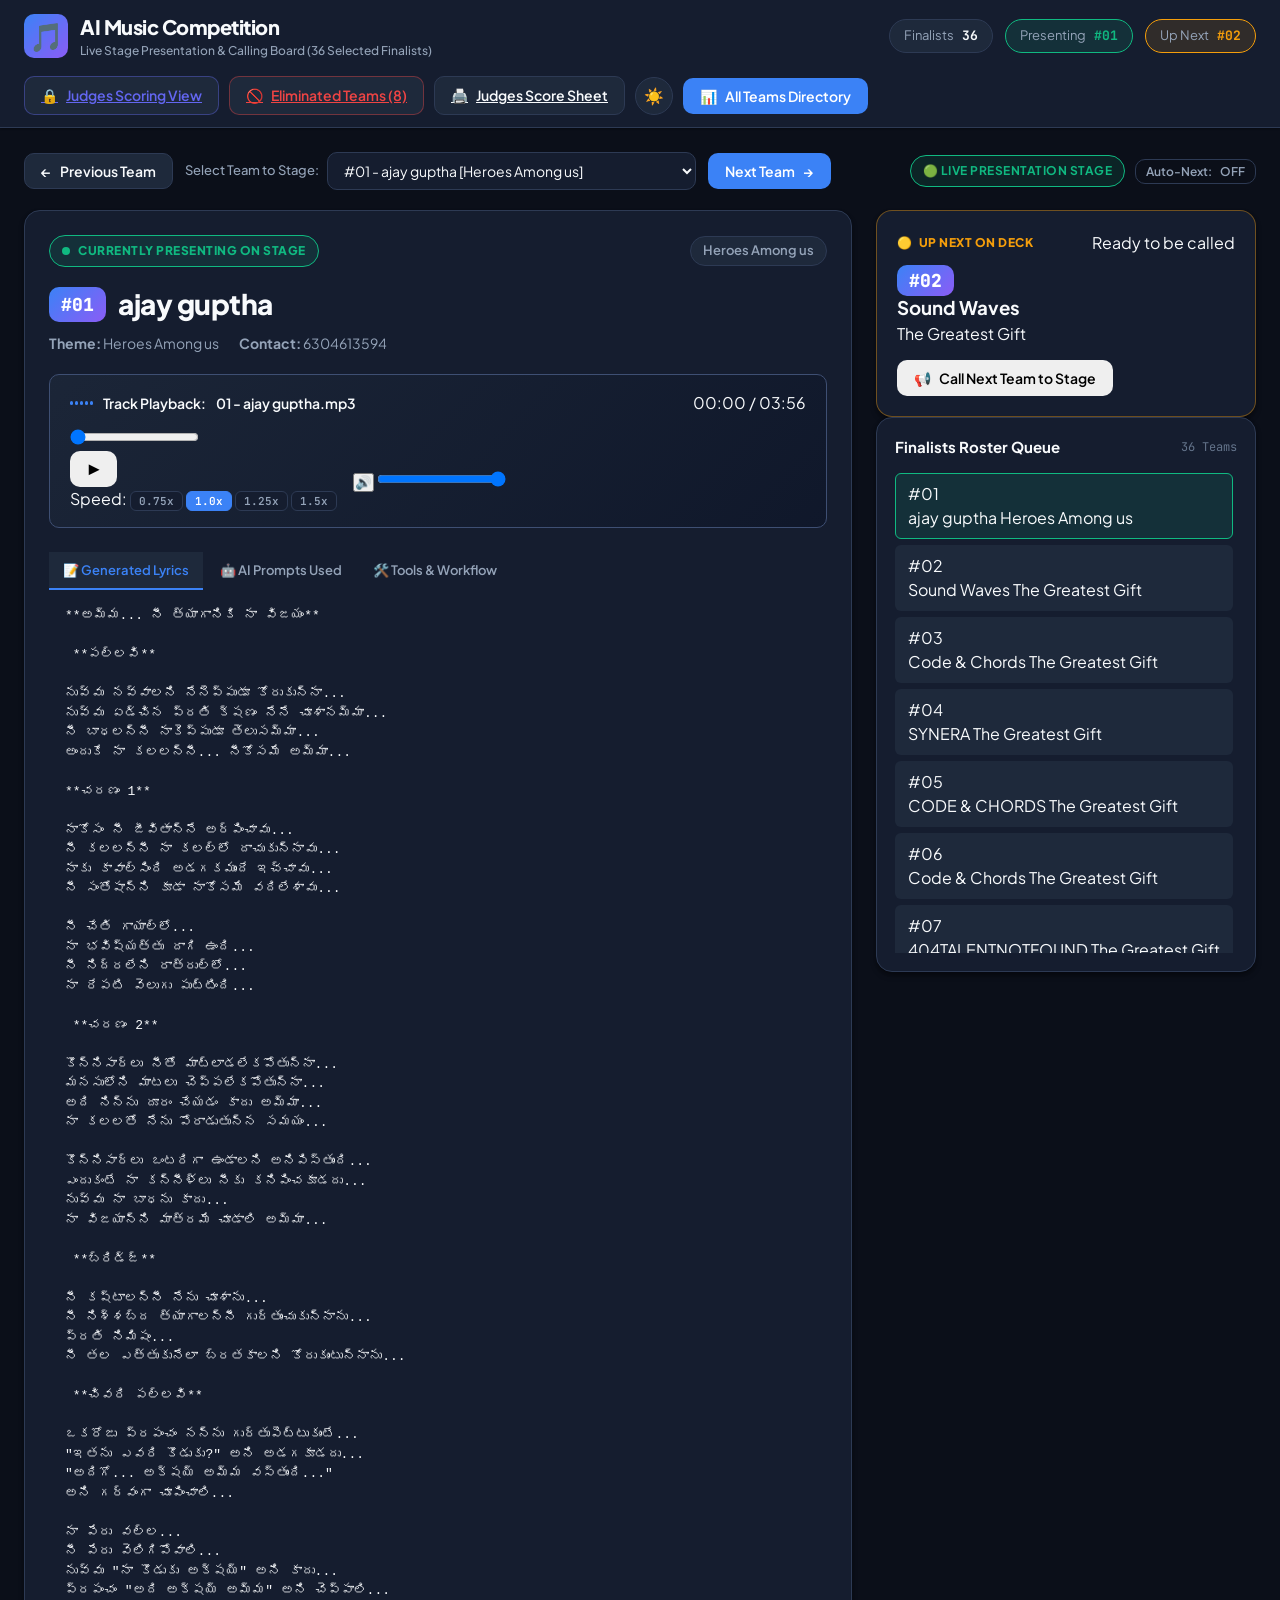
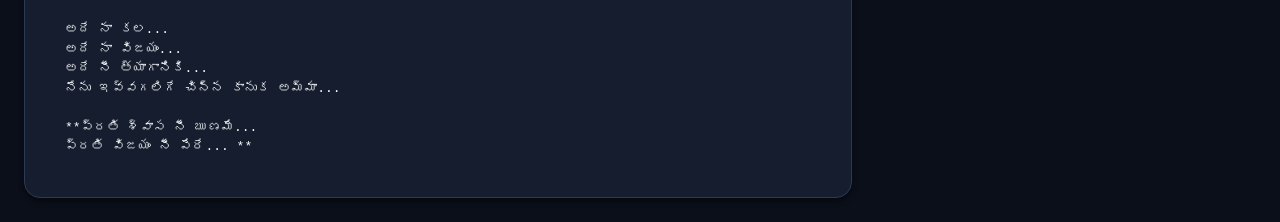
<file: index.html>
<!DOCTYPE html>
<html lang="en">
<head>
  <meta charset="UTF-8" />
  <meta name="viewport" content="width=device-width, initial-scale=1.0" />
  <title>AI Music Competition — Live Stage Presentation Board</title>
  <link rel="preconnect" href="https://fonts.googleapis.com">
  <link rel="preconnect" href="https://fonts.gstatic.com" crossorigin>
  <link href="https://fonts.googleapis.com/css2?family=Plus+Jakarta+Sans:ital,wght@0,300;0,400;0,500;0,600;0,700;0,800;1,400&family=JetBrains+Mono:wght@400;500;700&display=swap" rel="stylesheet">
  <link rel="stylesheet" href="styles.css" />
</head>
<body class="dark-theme">
  <!-- Top Navigation Header -->
  <header class="site-header">
    <div class="header-container">
      <div class="brand-group">
        <div class="brand-icon">🎵</div>
        <div>
          <h1 class="brand-title">AI Music Competition</h1>
          <p class="brand-subtitle">Live Stage Presentation & Calling Board (36 Selected Finalists)</p>
        </div>
      </div>

      <div class="header-stats">
        <div class="stat-badge">
          <span class="stat-label">Finalists</span>
          <span class="stat-value" id="totalTeamsCount">36</span>
        </div>
        <div class="stat-badge highlight-active">
          <span class="stat-label">Presenting</span>
          <span class="stat-value" id="currentTeamBadge">#01</span>
        </div>
        <div class="stat-badge highlight-next">
          <span class="stat-label">Up Next</span>
          <span class="stat-value" id="nextTeamBadge">#02</span>
        </div>
      </div>

      <div class="header-actions">
        <a href="help.html" class="btn btn-secondary" title="Confidential Judges Scoring & Evaluation Breakdown" style="color: #6366f1; border-color: rgba(99, 102, 241, 0.4);">
          <span>🔒</span> Judges Scoring View
        </a>
        <a href="eliminated.html" class="btn btn-secondary" title="View 8 Eliminated Teams & Songs" style="color: #ef4444; border-color: rgba(239, 68, 68, 0.4);">
          <span>🚫</span> Eliminated Teams (8)
        </a>
        <a href="judges_sheet.html" class="btn btn-secondary" title="Open & Print Judges Scoring Sheet" target="_blank">
          <span>🖨️</span> Judges Score Sheet
        </a>
        <button id="themeToggleBtn" class="btn btn-icon" title="Toggle Light/Dark Theme">
          <span id="themeIcon">☀️</span>
        </button>
        <button id="viewToggleBtn" class="btn btn-primary">
          <span class="btn-icon-text">📊</span> <span id="viewModeText">All Teams Directory</span>
        </button>
      </div>
    </div>
  </header>

  <!-- Main Container -->
  <main class="app-main">
    
    <!-- SECTION 1: LIVE STAGE & JUDGES CALL BOARD -->
    <section id="stageView" class="view-section active-view">
      
      <!-- Stage Navigation Bar -->
      <div class="stage-control-bar">
        <div class="stage-nav-buttons">
          <button id="prevTeamBtn" class="btn btn-secondary">
            <span>&larr;</span> Previous Team
          </button>
          
          <div class="team-quick-select">
            <label for="teamSelectDropdown" class="select-label">Select Team to Stage:</label>
            <select id="teamSelectDropdown" class="form-select"></select>
          </div>

          <button id="nextTeamBtn" class="btn btn-primary">
            Next Team <span>&rarr;</span>
          </button>
        </div>

        <div class="stage-status-pills">
          <span class="status-pill status-evaluating">🟢 LIVE PRESENTATION STAGE</span>
          <button id="autoAdvanceBtn" class="btn btn-small btn-outline" title="Auto advance to next team when song finishes">
            Auto-Next: <span id="autoNextStatus">OFF</span>
          </button>
        </div>
      </div>

      <!-- Stage Dual-Column Layout -->
      <div class="stage-grid">
        
        <!-- LEFT COLUMN: CURRENT PRESENTING TEAM -->
        <div class="current-stage-card card">
          <div class="card-header-banner">
            <div class="stage-pill-live">
              <span class="pulsing-dot"></span> CURRENTLY PRESENTING ON STAGE
            </div>
            <div class="theme-tag" id="currentThemeTag">Heroes Among Us</div>
          </div>

          <div class="stage-team-headline">
            <div class="team-title-row">
              <span class="team-number-pill" id="currentSno">#01</span>
              <h2 class="team-main-name" id="currentTeamName">Team Name</h2>
            </div>
            <div class="team-meta-row">
              <span class="meta-item"><strong>Theme:</strong> <span id="currentThemeText">Heroes Among Us</span></span>
              <span class="meta-item"><strong>Contact:</strong> <span id="currentPhoneText">+91 00000 00000</span></span>
            </div>
          </div>

          <!-- AUDIO PLAYER SECTION -->
          <div class="audio-player-container">
            <div class="player-header">
              <div class="player-title">
                <span class="audio-wave-anim" id="waveAnim">
                  <span></span><span></span><span></span><span></span><span></span>
                </span>
                <span class="player-label">Track Playback:</span>
                <span class="audio-filename" id="currentAudioFilename">loading...</span>
              </div>
              <div class="player-timing">
                <span id="currentTime" class="time-readout">00:00</span>
                <span class="time-sep">/</span>
                <span id="totalDuration" class="time-readout">00:00</span>
              </div>
            </div>

            <!-- Custom Audio Element -->
            <audio id="mainAudioElement" preload="metadata"></audio>

            <!-- Seek Slider Progress -->
            <div class="slider-wrapper">
              <input type="range" id="seekSlider" class="seek-bar" min="0" max="100" value="0" step="0.1">
            </div>

            <!-- Player Primary Controls -->
            <div class="player-controls-row">
              <div class="playback-actions">
                <button id="playPauseBtn" class="btn btn-play-large" title="Play / Pause (Spacebar)">
                  <span id="playIcon">▶</span>
                </button>
                <div class="speed-selector">
                  <span class="speed-label">Speed:</span>
                  <button class="rate-btn" data-rate="0.75">0.75x</button>
                  <button class="rate-btn active" data-rate="1.0">1.0x</button>
                  <button class="rate-btn" data-rate="1.25">1.25x</button>
                  <button class="rate-btn" data-rate="1.5">1.5x</button>
                </div>
              </div>

              <!-- Volume Controls -->
              <div class="volume-group">
                <button id="muteBtn" class="btn-icon-subtle" title="Mute/Unmute">🔊</button>
                <input type="range" id="volumeSlider" class="volume-bar" min="0" max="1" step="0.05" value="1">
              </div>
            </div>
          </div>

          <!-- SUBMISSION DATA TABS -->
          <div class="tab-panel-section">
            <div class="tab-nav-bar">
              <button class="tab-btn active" data-tab="tabLyrics">📝 Generated Lyrics</button>
              <button class="tab-btn" data-tab="tabPrompts">🤖 AI Prompts Used</button>
              <button class="tab-btn" data-tab="tabTools">🛠️ Tools & Workflow</button>
            </div>

            <div class="tab-contents-container">
              <!-- Tab 1: Lyrics -->
              <div id="tabLyrics" class="tab-content active">
                <div class="lyrics-card">
                  <pre id="currentLyricsText" class="code-block lyrics-pre">No lyrics submitted.</pre>
                </div>
              </div>

              <!-- Tab 2: Prompts -->
              <div id="tabPrompts" class="tab-content">
                <div class="prompt-card">
                  <div class="prompt-header">Exact Prompts Provided to AI Generation Tools:</div>
                  <pre id="currentPromptText" class="code-block prompt-pre">No prompt data submitted.</pre>
                </div>
              </div>

              <!-- Tab 3: Tools & Workflow -->
              <div id="tabTools" class="tab-content">
                <div class="meta-detail-box">
                  <div class="detail-row">
                    <span class="detail-label">AI Tools Employed:</span>
                    <span class="detail-value" id="currentToolsText">Sunno, ChatGPT, etc.</span>
                  </div>
                  <div class="detail-row" style="margin-top: 10px;">
                    <span class="detail-label">Creative Process & Workflow:</span>
                    <p class="detail-paragraph" id="currentWorkflowText">No workflow narrative submitted.</p>
                  </div>
                </div>
              </div>
            </div>
          </div>

        </div>

        <!-- RIGHT COLUMN: UP NEXT & LIVE CALLING QUEUE -->
        <div class="sidebar-stage-col">
          
          <!-- UP NEXT ON DECK CARD -->
          <div class="up-next-card card">
            <div class="card-header-banner banner-next">
              <div class="stage-pill-next">
                <span>🟡</span> UP NEXT ON DECK
              </div>
              <span class="next-cue-text">Ready to be called</span>
            </div>

            <div class="next-team-body">
              <div class="next-headline-row">
                <span class="team-number-pill next-pill" id="nextSno">#02</span>
                <div class="next-info-col">
                  <h3 class="next-team-name" id="nextTeamName">Next Team Name</h3>
                  <span class="next-theme-label" id="nextThemeName">The Greatest Gift</span>
                </div>
              </div>

              <div class="next-action-box">
                <button id="callNextToStageBtn" class="btn btn-call-stage btn-pulse">
                  <span>📢</span> Call Next Team to Stage
                </button>
              </div>
            </div>
          </div>

          <!-- FULL ROSTER QUEUE PREVIEW -->
          <div class="queue-roster-card card">
            <div class="roster-header">
              <h3 class="roster-title">Finalists Roster Queue</h3>
              <span class="roster-count" id="rosterCount">36 Teams</span>
            </div>

            <div class="roster-list-container" id="rosterListContainer">
              <!-- Dynamically Populated List of Teams -->
            </div>
          </div>

        </div>

      </div>

    </section>

    <!-- SECTION 2: ALL TEAMS DIRECTORY (TABLE VIEW) -->
    <section id="directoryView" class="view-section">
      <div class="directory-card card">
        
        <div class="directory-header">
          <div>
            <h2 class="directory-title">36 Selected Finalists Directory</h2>
            <p class="directory-subtitle">Complete roster of qualified finalist submissions and audio tracks.</p>
          </div>
          <button id="returnToStageBtn" class="btn btn-primary">
            <span>&larr;</span> Return to Live Stage
          </button>
        </div>

        <!-- Filters & Search Toolbar -->
        <div class="directory-toolbar">
          <div class="search-box">
            <span class="search-icon">🔍</span>
            <input type="text" id="tableSearchInput" class="search-input" placeholder="Search team name, theme, contact...">
          </div>

          <div class="filter-group">
            <span class="filter-label">Theme:</span>
            <button class="filter-btn active" data-theme="ALL">All Themes</button>
            <button class="filter-btn" data-theme="Heroes Among us">Heroes Among Us</button>
            <button class="filter-btn" data-theme="The Greatest Gift">The Greatest Gift</button>
            <button class="filter-btn" data-theme="Engineering">Engineering</button>
          </div>

          <div class="sort-group">
            <label for="tableSortSelect" class="sort-label">Sort By:</label>
            <select id="tableSortSelect" class="form-select-small">
              <option value="sno_asc">Team Number (Low to High)</option>
              <option value="sno_desc">Team Number (High to Low)</option>
              <option value="name_asc">Team Name (A-Z)</option>
            </select>
          </div>
        </div>

        <!-- Master Table (WITHOUT SCORES & RANKS) -->
        <div class="table-responsive">
          <table class="master-teams-table">
            <thead>
              <tr>
                <th style="width: 80px; text-align: center;">Team #</th>
                <th>Team Name</th>
                <th>Theme</th>
                <th>Contact Phone</th>
                <th style="width: 140px;">Audio Track</th>
                <th style="width: 130px; text-align: center;">Stage Action</th>
              </tr>
            </thead>
            <tbody id="masterTableBody">
              <!-- Dynamically populated via app.js -->
            </tbody>
          </table>
        </div>

      </div>
    </section>

  </main>

  <!-- Application Scripts -->
  <script src="data.js"></script>
  <script src="app.js"></script>
</body>
</html>
</file>
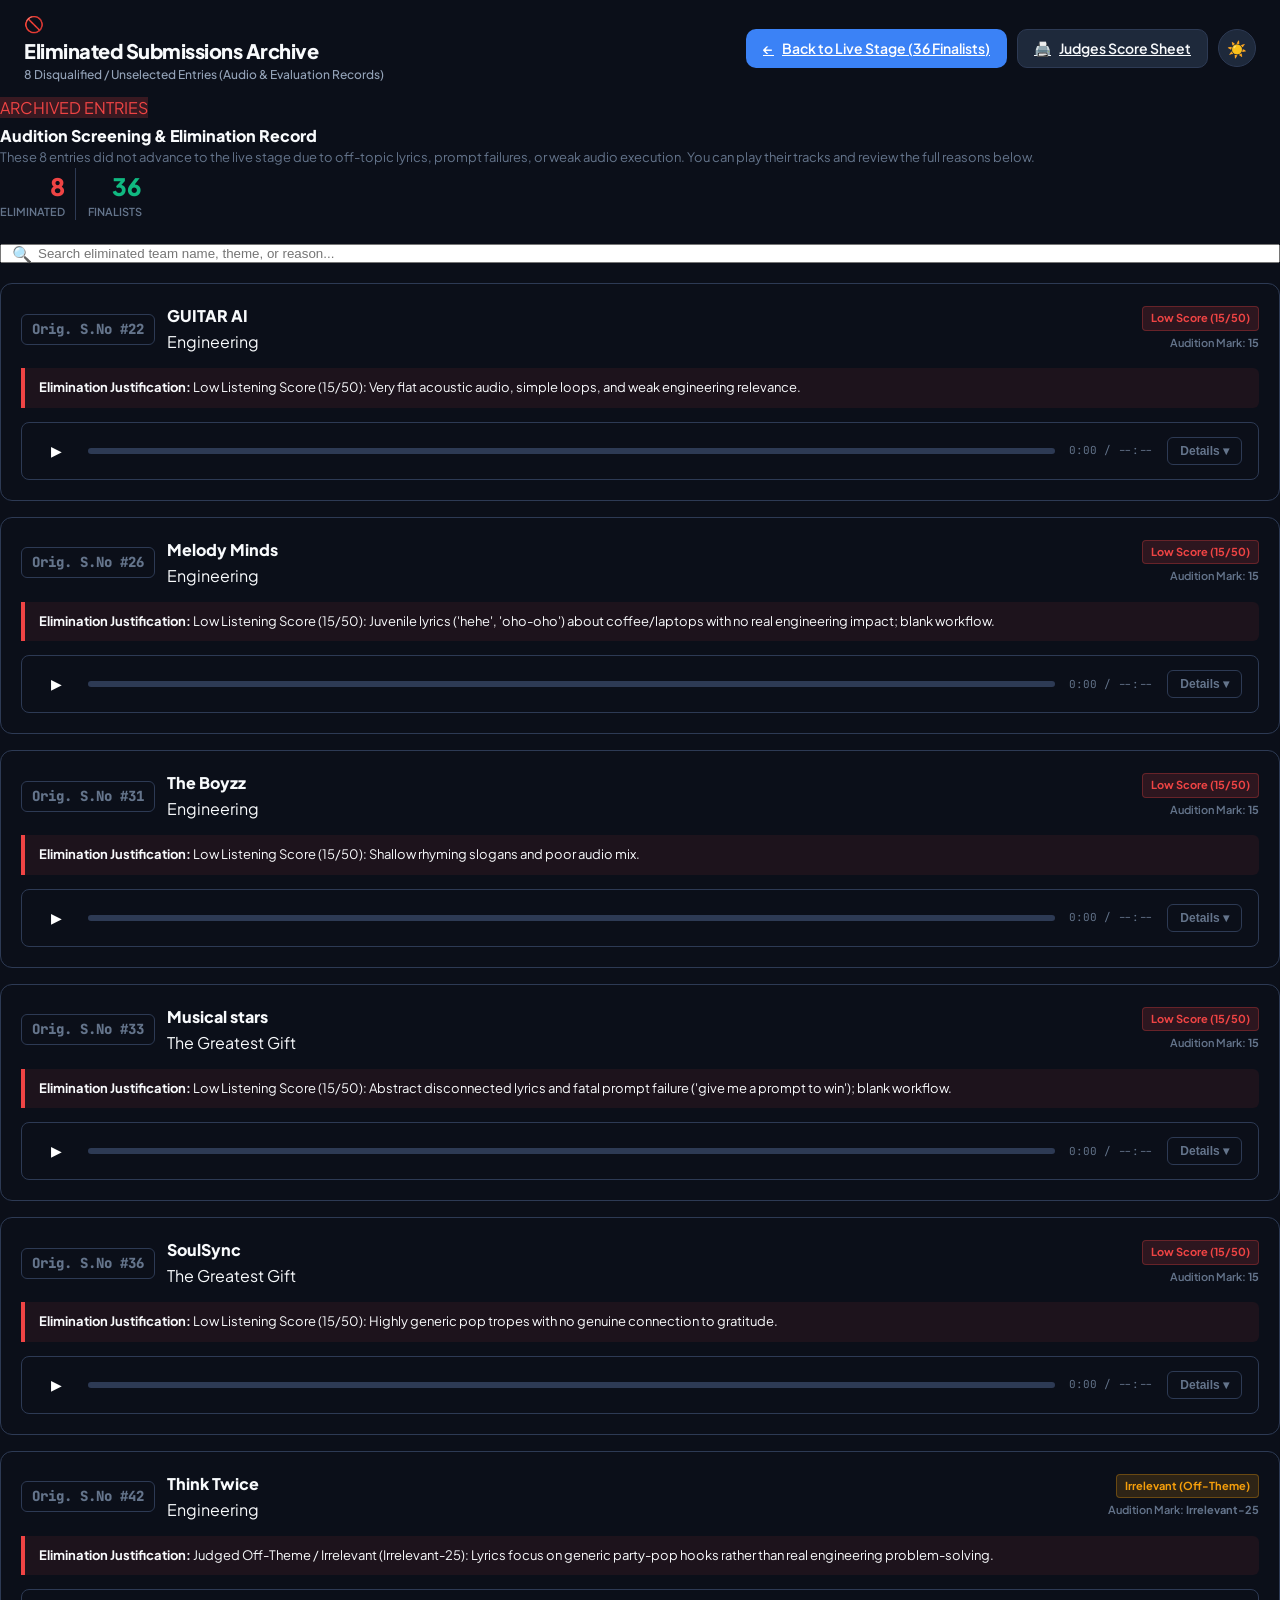
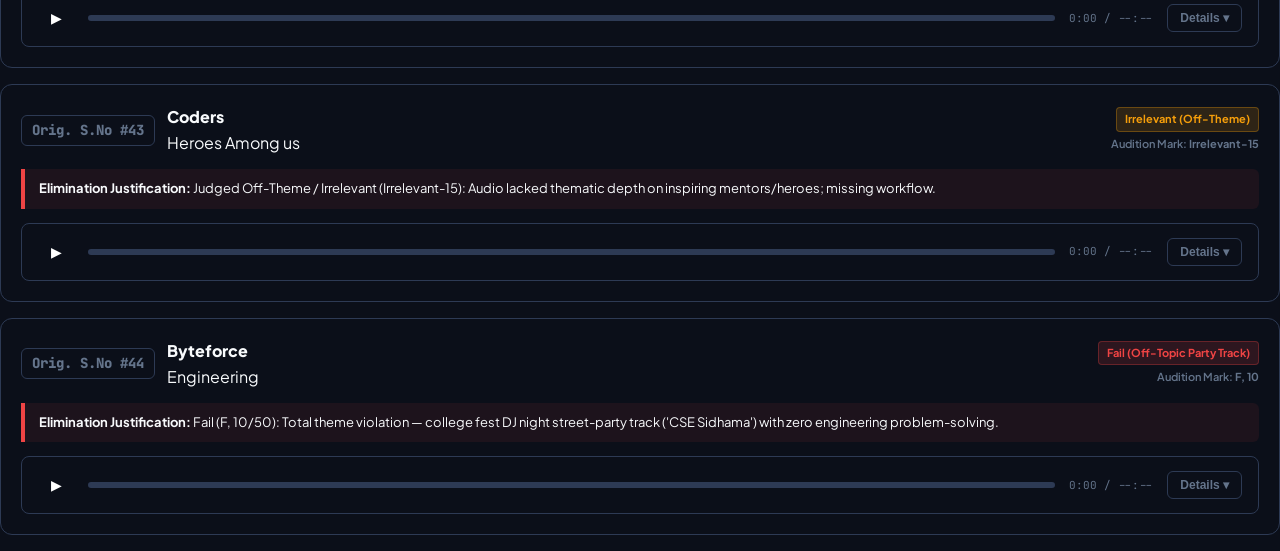
<file: eliminated.html>
<!DOCTYPE html>
<html lang="en" data-theme="dark">
<head>
  <meta charset="UTF-8">
  <meta name="viewport" content="width=device-width, initial-scale=1.0">
  <title>Eliminated Submissions Archive — AI Music Competition</title>
  <link rel="preconnect" href="https://fonts.googleapis.com">
  <link rel="preconnect" href="https://fonts.gstatic.com" crossorigin>
  <link href="https://fonts.googleapis.com/css2?family=Plus+Jakarta+Sans:wght@400;500;600;700;800&family=JetBrains+Mono:wght@500;700&display=swap" rel="stylesheet">
  <link rel="stylesheet" href="styles.css">
  <style>
    .elim-badge {
      display: inline-flex;
      align-items: center;
      gap: 4px;
      padding: 3px 8px;
      border-radius: 4px;
      font-size: 11px;
      font-weight: 700;
      background: rgba(239, 68, 68, 0.15);
      color: #ef4444;
      border: 1px solid rgba(239, 68, 68, 0.3);
    }
    .elim-badge.warning {
      background: rgba(245, 158, 11, 0.15);
      color: #f59e0b;
      border-color: rgba(245, 158, 11, 0.3);
    }
    .elim-card {
      background: var(--card-bg);
      border: 1px solid var(--border-color);
      border-radius: 12px;
      padding: 20px;
      margin-bottom: 16px;
      transition: all 0.2s ease;
      display: flex;
      flex-direction: column;
      gap: 14px;
    }
    .elim-card:hover {
      border-color: var(--primary);
      box-shadow: var(--shadow-md);
    }
    .elim-header {
      display: flex;
      justify-content: space-between;
      align-items: flex-start;
      gap: 12px;
    }
    .elim-team-info {
      display: flex;
      align-items: center;
      gap: 12px;
    }
    .elim-sno {
      font-family: 'JetBrains Mono', monospace;
      font-size: 14px;
      font-weight: 800;
      color: var(--text-muted);
      background: var(--bg-surface);
      padding: 4px 10px;
      border-radius: 6px;
      border: 1px solid var(--border-color);
    }
    .elim-reason-box {
      background: rgba(239, 68, 68, 0.08);
      border-left: 4px solid #ef4444;
      padding: 10px 14px;
      border-radius: 0 6px 6px 0;
      font-size: 13px;
      color: var(--text-main);
    }
    .player-row {
      display: flex;
      align-items: center;
      gap: 14px;
      background: var(--bg-surface);
      padding: 10px 16px;
      border-radius: 8px;
      border: 1px solid var(--border-color);
    }
    .mini-play-btn {
      width: 36px;
      height: 36px;
      border-radius: 50%;
      background: var(--primary);
      color: white;
      border: none;
      display: flex;
      align-items: center;
      justify-content: center;
      cursor: pointer;
      font-size: 14px;
      transition: transform 0.1s;
    }
    .mini-play-btn:hover {
      transform: scale(1.05);
    }
    .waveform-fill {
      flex: 1;
      height: 6px;
      background: var(--border-color);
      border-radius: 3px;
      position: relative;
      cursor: pointer;
    }
    .waveform-progress {
      height: 100%;
      background: var(--primary);
      border-radius: 3px;
      width: 0%;
    }
    .time-disp {
      font-family: 'JetBrains Mono', monospace;
      font-size: 11px;
      color: var(--text-muted);
      min-width: 75px;
      text-align: right;
    }
    .details-toggle-btn {
      background: transparent;
      border: 1px solid var(--border-color);
      color: var(--text-muted);
      font-size: 12px;
      font-weight: 600;
      padding: 6px 12px;
      border-radius: 6px;
      cursor: pointer;
      transition: all 0.2s;
    }
    .details-toggle-btn:hover {
      color: var(--text-main);
      border-color: var(--text-muted);
    }
    .details-drawer {
      display: none;
      padding-top: 12px;
      border-top: 1px solid var(--border-color);
      font-size: 12px;
      line-height: 1.5;
    }
    .details-drawer.open {
      display: block;
    }
  </style>
</head>
<body>

  <!-- Top App Navigation -->
  <header class="app-header">
    <div class="header-container">
      <div class="header-brand">
        <div class="brand-logo">🚫</div>
        <div class="brand-text">
          <h1 class="brand-title">Eliminated Submissions Archive</h1>
          <p class="brand-subtitle">8 Disqualified / Unselected Entries (Audio & Evaluation Records)</p>
        </div>
      </div>

      <div class="header-actions">
        <a href="index.html" class="btn btn-primary">
          <span>&larr;</span> Back to Live Stage (36 Finalists)
        </a>
        <a href="judges_sheet.html" class="btn btn-secondary">
          <span>🖨️</span> Judges Score Sheet
        </a>
        <button id="themeToggleBtn" class="btn btn-icon" title="Toggle Theme">
          <span id="themeIcon">☀️</span>
        </button>
      </div>
    </div>
  </header>

  <!-- Main Content -->
  <main class="main-content">
    <div class="content-container">

      <!-- Summary Banner -->
      <div class="queue-status-card" style="margin-bottom: 24px;">
        <div class="queue-info">
          <span class="queue-badge" style="background: rgba(239, 68, 68, 0.2); color: #ef4444; border-color: rgba(239, 68, 68, 0.4);">
            ARCHIVED ENTRIES
          </span>
          <h2 style="font-size: 16px; font-weight: 800; margin-top: 4px;">Audition Screening & Elimination Record</h2>
          <p style="font-size: 13px; color: var(--text-muted);">These 8 entries did not advance to the live stage due to off-topic lyrics, prompt failures, or weak audio execution. You can play their tracks and review the full reasons below.</p>
        </div>
        <div style="display: flex; gap: 10px;">
          <div style="text-align: right;">
            <div style="font-size: 24px; font-weight: 800; color: #ef4444;">8</div>
            <div style="font-size: 11px; color: var(--text-muted); font-weight: 600;">ELIMINATED</div>
          </div>
          <div style="text-align: right; border-left: 1px solid var(--border-color); padding-left: 12px;">
            <div style="font-size: 24px; font-weight: 800; color: #10b981;">36</div>
            <div style="font-size: 11px; color: var(--text-muted); font-weight: 600;">FINALISTS</div>
          </div>
        </div>
      </div>

      <!-- Search Filter -->
      <div class="directory-toolbar" style="margin-bottom: 20px;">
        <div class="search-box" style="flex: 1;">
          <span class="search-icon">🔍</span>
          <input type="text" id="elimSearchInput" class="search-input" placeholder="Search eliminated team name, theme, or reason...">
        </div>
      </div>

      <!-- Eliminated Teams Container -->
      <div id="eliminatedListContainer">
        <!-- Injected via JavaScript -->
      </div>

    </div>
  </main>

  <script src="data.js"></script>
  <script>
    // Theme Management
    const themeToggleBtn = document.getElementById('themeToggleBtn');
    const themeIcon = document.getElementById('themeIcon');
    const htmlEl = document.documentElement;

    const savedTheme = localStorage.getItem('ai_music_theme') || 'dark';
    htmlEl.setAttribute('data-theme', savedTheme);
    themeIcon.textContent = savedTheme === 'dark' ? '☀️' : '🌙';

    themeToggleBtn.addEventListener('click', () => {
      const current = htmlEl.getAttribute('data-theme');
      const next = current === 'dark' ? 'light' : 'dark';
      htmlEl.setAttribute('data-theme', next);
      localStorage.setItem('ai_music_theme', next);
      themeIcon.textContent = next === 'dark' ? '☀️' : '🌙';
    });

    // Render Eliminated Teams
    const container = document.getElementById('eliminatedListContainer');
    const searchInput = document.getElementById('elimSearchInput');
    const elimData = window.ELIMINATED_TEAMS || [];

    let currentAudio = null;
    let currentPlayBtn = null;
    let currentProgressBar = null;
    let currentTimeDisp = null;

    function formatTime(secs) {
      if (isNaN(secs) || secs < 0) return "0:00";
      const m = Math.floor(secs / 60);
      const s = Math.floor(secs % 60);
      return `${m}:${s < 10 ? '0' : ''}${s}`;
    }

    function renderList(data) {
      if (!data.length) {
        container.innerHTML = `<div style="text-align: center; padding: 40px; color: var(--text-muted);">No eliminated teams match your search.</div>`;
        return;
      }

      container.innerHTML = data.map((t, idx) => `
        <div class="elim-card" id="card-${t.sno}">
          <div class="elim-header">
            <div class="elim-team-info">
              <span class="elim-sno">Orig. S.No #${t.sno.toString().padStart(2, '0')}</span>
              <div>
                <h3 style="font-size: 16px; font-weight: 800; color: var(--text-main); margin-bottom: 2px;">${t.teamName}</h3>
                <span class="badge badge-theme">${t.theme}</span>
              </div>
            </div>
            <div style="text-align: right;">
              <span class="elim-badge ${t.elimBadge.includes('Irrelevant') ? 'warning' : ''}">${t.elimBadge}</span>
              <div style="font-size: 11px; color: var(--text-muted); margin-top: 4px; font-weight: 600;">
                Audition Mark: <strong style="color: var(--text-main);">${t.userMarks}</strong>
              </div>
            </div>
          </div>

          <div class="elim-reason-box">
            <strong>Elimination Justification:</strong> ${t.elimReason}
          </div>

          <div class="player-row">
            <button class="mini-play-btn" data-audio="${t.audioSrc}" data-sno="${t.sno}" title="Play Track">▶</button>
            <div class="waveform-fill" data-sno="${t.sno}">
              <div class="waveform-progress" id="progress-${t.sno}"></div>
            </div>
            <div class="time-disp" id="time-${t.sno}">0:00 / --:--</div>
            <button class="details-toggle-btn" onclick="toggleDetails(${t.sno})">Details ▾</button>
          </div>

          <div class="details-drawer" id="details-${t.sno}">
            <div style="display: grid; grid-template-columns: 1fr 1fr; gap: 15px; margin-top: 8px;">
              <div>
                <strong style="color: var(--text-muted); font-size: 11px; text-transform: uppercase;">Submitted AI Prompts:</strong>
                <pre style="background: var(--bg-surface); padding: 8px; border-radius: 6px; border: 1px solid var(--border-color); font-size: 11px; white-space: pre-wrap; font-family: 'JetBrains Mono', monospace; margin-top: 4px; max-height: 120px; overflow-y: auto;">${t.prompts || 'None submitted'}</pre>
              </div>
              <div>
                <strong style="color: var(--text-muted); font-size: 11px; text-transform: uppercase;">Submitted Lyrics:</strong>
                <pre style="background: var(--bg-surface); padding: 8px; border-radius: 6px; border: 1px solid var(--border-color); font-size: 11px; white-space: pre-wrap; font-family: inherit; margin-top: 4px; max-height: 120px; overflow-y: auto;">${t.lyrics || 'None submitted'}</pre>
              </div>
            </div>
            <div style="margin-top: 10px; font-size: 11px; color: var(--text-muted);">
              <strong>Tools Used:</strong> ${t.tools || 'N/A'} | <strong>Workflow:</strong> ${t.workflow || 'None'} | <strong>Contact:</strong> ${t.phone || 'N/A'}
            </div>
          </div>
        </div>
      `).join('');

      // Attach Audio Events
      document.querySelectorAll('.mini-play-btn').forEach(btn => {
        btn.addEventListener('click', () => {
          const audioSrc = btn.getAttribute('data-audio');
          const sno = btn.getAttribute('data-sno');
          playTrack(audioSrc, btn, sno);
        });
      });

      document.querySelectorAll('.waveform-fill').forEach(bar => {
        bar.addEventListener('click', (e) => {
          const sno = bar.getAttribute('data-sno');
          if (currentAudio && currentAudio.src.includes(sno)) {
            const rect = bar.getBoundingClientRect();
            const clickPos = (e.clientX - rect.left) / rect.width;
            currentAudio.currentTime = clickPos * currentAudio.duration;
          }
        });
      });
    }

    function playTrack(src, btn, sno) {
      if (currentAudio && currentAudio.src.includes(encodeURI(src).split('/').pop())) {
        if (currentAudio.paused) {
          currentAudio.play();
          btn.textContent = '⏸';
        } else {
          currentAudio.pause();
          btn.textContent = '▶';
        }
        return;
      }

      if (currentAudio) {
        currentAudio.pause();
        if (currentPlayBtn) currentPlayBtn.textContent = '▶';
      }

      currentAudio = new Audio(src);
      currentPlayBtn = btn;
      currentProgressBar = document.getElementById(`progress-${sno}`);
      currentTimeDisp = document.getElementById(`time-${sno}`);

      btn.textContent = '⏸';
      currentAudio.play();

      currentAudio.addEventListener('timeupdate', () => {
        if (!currentAudio) return;
        const cur = currentAudio.currentTime;
        const dur = currentAudio.duration || 0;
        if (dur > 0 && currentProgressBar) {
          currentProgressBar.style.width = `${(cur / dur) * 100}%`;
        }
        if (currentTimeDisp) {
          currentTimeDisp.textContent = `${formatTime(cur)} / ${formatTime(dur)}`;
        }
      });

      currentAudio.addEventListener('ended', () => {
        btn.textContent = '▶';
        if (currentProgressBar) currentProgressBar.style.width = '0%';
      });

      currentAudio.addEventListener('error', () => {
        alert('Unable to load audio file: ' + src);
        btn.textContent = '▶';
      });
    }

    window.toggleDetails = function(sno) {
      const drawer = document.getElementById(`details-${sno}`);
      if (drawer) {
        drawer.classList.toggle('open');
      }
    };

    searchInput.addEventListener('input', (e) => {
      const q = e.target.value.toLowerCase().trim();
      const filtered = elimData.filter(t => 
        t.teamName.toLowerCase().includes(q) ||
        t.theme.toLowerCase().includes(q) ||
        t.elimReason.toLowerCase().includes(q) ||
        t.elimBadge.toLowerCase().includes(q) ||
        t.sno.toString().includes(q)
      );
      renderList(filtered);
    });

    renderList(elimData);
  </script>
</body>
</html>
</file>
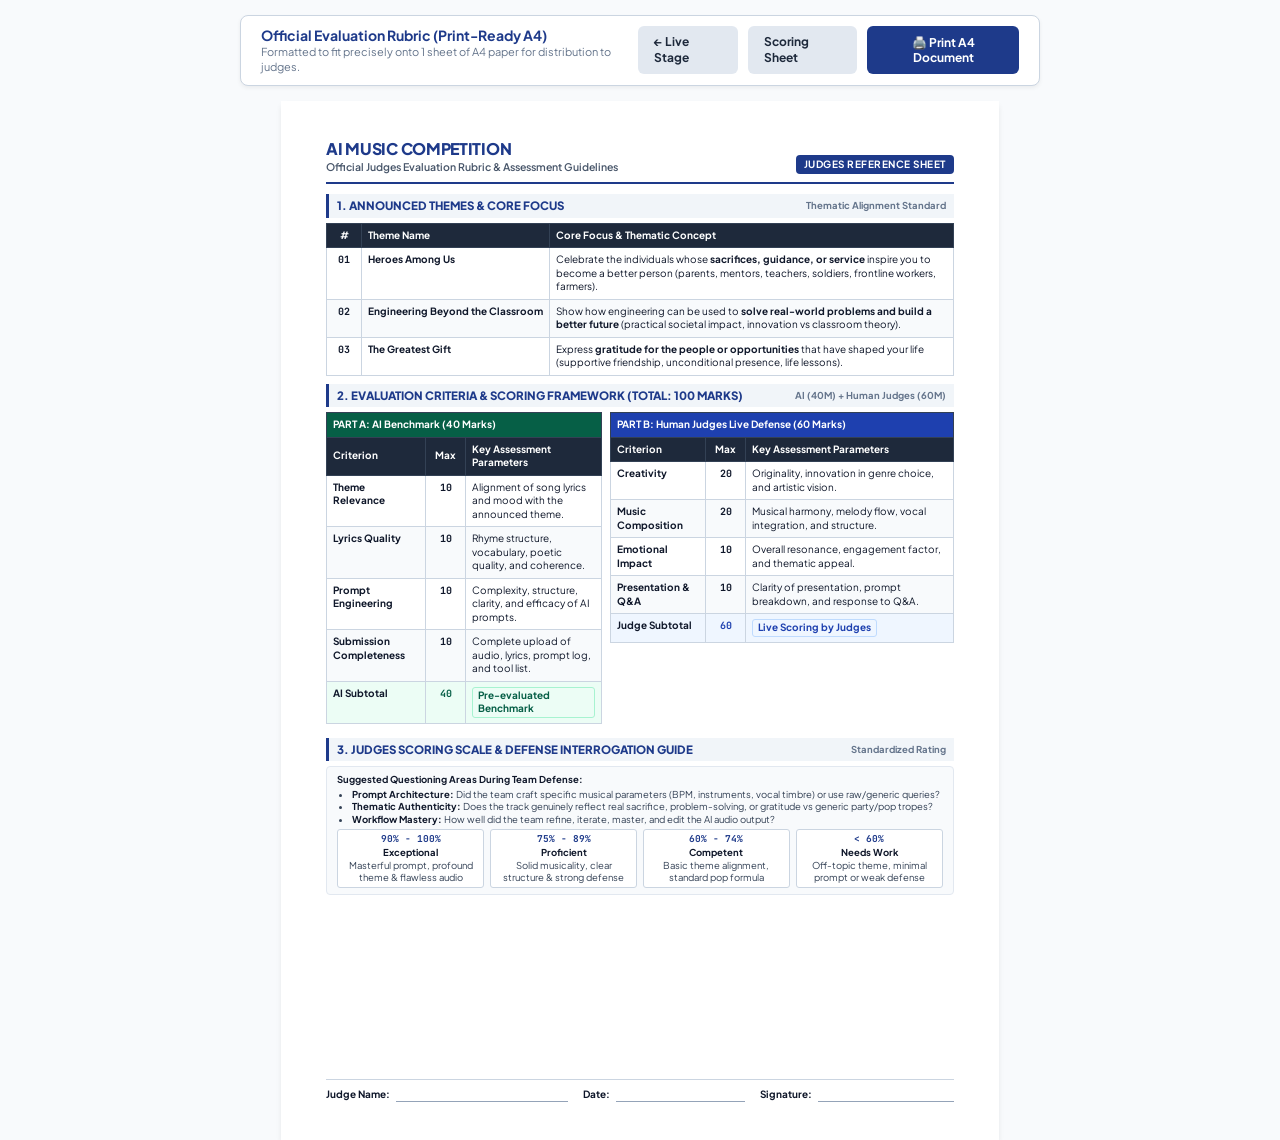
<file: eval_doc_A4.html>
<!DOCTYPE html>
<html lang="en">
<head>
  <meta charset="UTF-8">
  <meta name="viewport" content="width=device-width, initial-scale=1.0">
  <title>Official Judges Evaluation Rubric & Guidelines — AI Music Competition</title>
  <link rel="preconnect" href="https://fonts.googleapis.com">
  <link rel="preconnect" href="https://fonts.gstatic.com">
  <link href="https://fonts.googleapis.com/css2?family=Plus+Jakarta+Sans:wght@400;500;600;700;800&family=JetBrains+Mono:wght@600;700&display=swap" rel="stylesheet">
  <style>
    /* Strict A4 Portrait Styling */
    @page {
      size: A4 portrait;
      margin: 10mm 12mm;
    }

    * {
      box-sizing: border-box;
      margin: 0;
      padding: 0;
    }

    body {
      font-family: 'Plus Jakarta Sans', -apple-system, sans-serif;
      color: #0F172A;
      background-color: #F8FAFC;
      line-height: 1.35;
      font-size: 11px;
    }

    .no-print {
      max-width: 800px;
      margin: 15px auto;
      padding: 10px 20px;
      background: #FFFFFF;
      border: 1px solid #CBD5E1;
      border-radius: 8px;
      display: flex;
      justify-content: space-between;
      align-items: center;
      box-shadow: 0 2px 4px rgba(0,0,0,0.06);
    }

    .btn {
      font-family: inherit;
      font-size: 12px;
      font-weight: 700;
      padding: 8px 16px;
      border-radius: 6px;
      border: none;
      cursor: pointer;
      text-decoration: none;
      display: inline-flex;
      align-items: center;
      gap: 6px;
    }

    .btn-primary { background: #1E3A8A; color: white; }
    .btn-secondary { background: #E2E8F0; color: #1E293B; }

    /* Single Page A4 Container */
    .a4-container {
      width: 190mm;
      min-height: 275mm;
      max-height: 277mm;
      margin: 0 auto;
      background: white;
      padding: 10mm 12mm;
      box-shadow: 0 4px 6px -1px rgba(0, 0, 0, 0.1);
      display: flex;
      flex-direction: column;
      justify-content: space-between;
    }

    /* Header */
    .doc-header {
      border-bottom: 2px solid #1E3A8A;
      padding-bottom: 8px;
      margin-bottom: 10px;
      display: flex;
      justify-content: space-between;
      align-items: flex-end;
    }

    .header-left h1 {
      font-size: 16px;
      font-weight: 800;
      color: #1E3A8A;
      letter-spacing: -0.3px;
      text-transform: uppercase;
    }

    .header-left p {
      font-size: 10.5px;
      color: #475569;
      font-weight: 600;
    }

    .header-badge {
      background: #1E3A8A;
      color: white;
      font-size: 10px;
      font-weight: 700;
      padding: 3px 8px;
      border-radius: 4px;
      text-transform: uppercase;
      letter-spacing: 0.5px;
    }

    /* Section Styling */
    .section-title {
      font-size: 11.5px;
      font-weight: 800;
      color: #1E3A8A;
      background: #F1F5F9;
      padding: 4px 8px;
      border-left: 3px solid #1E3A8A;
      margin: 8px 0 5px 0;
      display: flex;
      justify-content: space-between;
      align-items: center;
    }

    .section-title span.tag {
      font-size: 9.5px;
      font-weight: 700;
      color: #64748B;
    }

    /* Tables */
    table {
      width: 100%;
      border-collapse: collapse;
      margin-bottom: 6px;
      font-size: 10px;
    }

    th {
      background-color: #1E293B;
      color: white;
      font-weight: 700;
      padding: 5px 6px;
      border: 1px solid #334155;
      text-align: left;
    }

    td {
      padding: 5px 6px;
      border: 1px solid #CBD5E1;
      vertical-align: top;
    }

    tr:nth-child(even) {
      background-color: #F8FAFC;
    }

    .text-center { text-align: center; }
    .font-bold { font-weight: 700; }
    .font-mono { font-family: 'JetBrains Mono', monospace; }

    .tag-theme {
      font-weight: 700;
      color: #0F172A;
      white-space: nowrap;
    }

    .pill-ai {
      background: #ECFDF5;
      color: #065F46;
      border: 1px solid #A7F3D0;
      font-weight: 700;
      padding: 1px 5px;
      border-radius: 3px;
      display: inline-block;
    }

    .pill-human {
      background: #EFF6FF;
      color: #1E40AF;
      border: 1px solid #BFDBFE;
      font-weight: 700;
      padding: 1px 5px;
      border-radius: 3px;
      display: inline-block;
    }

    /* Two Column Rubric Grid */
    .rubric-grid {
      display: grid;
      grid-template-columns: 1fr 1.25fr;
      gap: 8px;
    }

    /* Guidelines / Scoring Scale Box */
    .guideline-box {
      background: #F8FAFC;
      border: 1px solid #E2E8F0;
      border-radius: 4px;
      padding: 6px 10px;
      margin-top: 4px;
      font-size: 9.5px;
      color: #334155;
    }

    .guideline-box strong {
      color: #0F172A;
    }

    .scale-row {
      display: flex;
      justify-content: space-between;
      gap: 6px;
      margin-top: 4px;
    }

    .scale-item {
      flex: 1;
      background: white;
      border: 1px solid #CBD5E1;
      border-radius: 3px;
      padding: 3px 5px;
      text-align: center;
    }

    .scale-item .score {
      font-family: 'JetBrains Mono', monospace;
      font-weight: 700;
      color: #1E3A8A;
      display: block;
    }

    /* Judge Signature Footer */
    .doc-footer {
      border-top: 1px solid #CBD5E1;
      padding-top: 8px;
      margin-top: 8px;
      display: grid;
      grid-template-columns: 1.5fr 1fr 1.2fr;
      gap: 15px;
      font-size: 10px;
    }

    .sign-field {
      display: flex;
      align-items: center;
      gap: 6px;
    }

    .sign-line {
      flex: 1;
      border-bottom: 1px solid #94A3B8;
      height: 14px;
    }

    /* Exact Print Formatting */
    @media print {
      body {
        background: white;
        padding: 0;
      }
      .no-print {
        display: none !important;
      }
      .a4-container {
        box-shadow: none;
        padding: 0;
        margin: 0;
        width: 100%;
        min-height: auto;
      }
      th {
        background-color: #1E293B !important;
        color: white !important;
        -webkit-print-color-adjust: exact;
        print-color-adjust: exact;
      }
      .section-title {
        background: #F1F5F9 !important;
        -webkit-print-color-adjust: exact;
        print-color-adjust: exact;
      }
      .header-badge {
        background: #1E3A8A !important;
        -webkit-print-color-adjust: exact;
        print-color-adjust: exact;
      }
    }
  </style>
</head>
<body>

  <!-- Top Action Bar (Hidden in Print) -->
  <div class="no-print">
    <div>
      <strong style="color: #1E3A8A; font-size: 14px;">Official Evaluation Rubric (Print-Ready A4)</strong>
      <p style="color: #64748B; font-size: 11px;">Formatted to fit precisely onto 1 sheet of A4 paper for distribution to judges.</p>
    </div>
    <div style="display: flex; gap: 10px;">
      <a href="index.html" class="btn btn-secondary">&larr; Live Stage</a>
      <a href="judges_sheet.html" class="btn btn-secondary">Scoring Sheet</a>
      <button class="btn btn-primary" onclick="window.print()">🖨️ Print A4 Document</button>
    </div>
  </div>

  <!-- A4 Single-Page Printable Document -->
  <div class="a4-container">
    
    <!-- 1. Header -->
    <div>
      <div class="doc-header">
        <div class="header-left">
          <h1>AI Music Competition</h1>
          <p>Official Judges Evaluation Rubric & Assessment Guidelines</p>
        </div>
        <div class="header-badge">Judges Reference Sheet</div>
      </div>

      <!-- 2. Competition Themes -->
      <div class="section-title">
        <span>1. ANNOUNCED THEMES & CORE FOCUS</span>
        <span class="tag">Thematic Alignment Standard</span>
      </div>
      <table>
        <thead>
          <tr>
            <th style="width: 35px;" class="text-center">#</th>
            <th style="width: 170px;">Theme Name</th>
            <th>Core Focus & Thematic Concept</th>
          </tr>
        </thead>
        <tbody>
          <tr>
            <td class="text-center font-bold font-mono">01</td>
            <td class="tag-theme">Heroes Among Us</td>
            <td>Celebrate the individuals whose <strong>sacrifices, guidance, or service</strong> inspire you to become a better person (parents, mentors, teachers, soldiers, frontline workers, farmers).</td>
          </tr>
          <tr>
            <td class="text-center font-bold font-mono">02</td>
            <td class="tag-theme">Engineering Beyond the Classroom</td>
            <td>Show how engineering can be used to <strong>solve real-world problems and build a better future</strong> (practical societal impact, innovation vs classroom theory).</td>
          </tr>
          <tr>
            <td class="text-center font-bold font-mono">03</td>
            <td class="tag-theme">The Greatest Gift</td>
            <td>Express <strong>gratitude for the people or opportunities</strong> that have shaped your life (supportive friendship, unconditional presence, life lessons).</td>
          </tr>
        </tbody>
      </table>

      <!-- 3. Evaluation Criteria (Dual Grid: AI Benchmark 40% + Human Judge 60%) -->
      <div class="section-title">
        <span>2. EVALUATION CRITERIA & SCORING FRAMEWORK (TOTAL: 100 MARKS)</span>
        <span class="tag">AI (40M) + Human Judges (60M)</span>
      </div>

      <div class="rubric-grid">
        
        <!-- Left: AI Evaluation Framework (40 Marks) -->
        <div>
          <table>
            <thead>
              <tr>
                <th colspan="3" style="background: #065F46;">PART A: AI Benchmark (40 Marks)</th>
              </tr>
              <tr>
                <th>Criterion</th>
                <th style="width: 40px;" class="text-center">Max</th>
                <th>Key Assessment Parameters</th>
              </tr>
            </thead>
            <tbody>
              <tr>
                <td class="font-bold">Theme Relevance</td>
                <td class="text-center font-mono font-bold">10</td>
                <td>Alignment of song lyrics and mood with the announced theme.</td>
              </tr>
              <tr>
                <td class="font-bold">Lyrics Quality</td>
                <td class="text-center font-mono font-bold">10</td>
                <td>Rhyme structure, vocabulary, poetic quality, and coherence.</td>
              </tr>
              <tr>
                <td class="font-bold">Prompt Engineering</td>
                <td class="text-center font-mono font-bold">10</td>
                <td>Complexity, structure, clarity, and efficacy of AI prompts.</td>
              </tr>
              <tr>
                <td class="font-bold">Submission Completeness</td>
                <td class="text-center font-mono font-bold">10</td>
                <td>Complete upload of audio, lyrics, prompt log, and tool list.</td>
              </tr>
              <tr style="background: #ECFDF5;">
                <td class="font-bold">AI Subtotal</td>
                <td class="text-center font-mono font-bold" style="color: #065F46;">40</td>
                <td><span class="pill-ai">Pre-evaluated Benchmark</span></td>
              </tr>
            </tbody>
          </table>
        </div>

        <!-- Right: Human Judges Live Defense (60 Marks) -->
        <div>
          <table>
            <thead>
              <tr>
                <th colspan="3" style="background: #1E40AF;">PART B: Human Judges Live Defense (60 Marks)</th>
              </tr>
              <tr>
                <th>Criterion</th>
                <th style="width: 40px;" class="text-center">Max</th>
                <th>Key Assessment Parameters</th>
              </tr>
            </thead>
            <tbody>
              <tr>
                <td class="font-bold">Creativity</td>
                <td class="text-center font-mono font-bold">20</td>
                <td>Originality, innovation in genre choice, and artistic vision.</td>
              </tr>
              <tr>
                <td class="font-bold">Music Composition</td>
                <td class="text-center font-mono font-bold">20</td>
                <td>Musical harmony, melody flow, vocal integration, and structure.</td>
              </tr>
              <tr>
                <td class="font-bold">Emotional Impact</td>
                <td class="text-center font-mono font-bold">10</td>
                <td>Overall resonance, engagement factor, and thematic appeal.</td>
              </tr>
              <tr>
                <td class="font-bold">Presentation & Q&A</td>
                <td class="text-center font-mono font-bold">10</td>
                <td>Clarity of presentation, prompt breakdown, and response to Q&A.</td>
              </tr>
              <tr style="background: #EFF6FF;">
                <td class="font-bold">Judge Subtotal</td>
                <td class="text-center font-mono font-bold" style="color: #1E40AF;">60</td>
                <td><span class="pill-human">Live Scoring by Judges</span></td>
              </tr>
            </tbody>
          </table>
        </div>

      </div>

      <!-- 4. Guidelines & Scoring Scale -->
      <div class="section-title">
        <span>3. JUDGES SCORING SCALE & DEFENSE INTERROGATION GUIDE</span>
        <span class="tag">Standardized Rating</span>
      </div>

      <div class="guideline-box">
        <strong>Suggested Questioning Areas During Team Defense:</strong>
        <ul style="padding-left: 15px; margin-top: 2px; line-height: 1.3;">
          <li><strong>Prompt Architecture:</strong> Did the team craft specific musical parameters (BPM, instruments, vocal timbre) or use raw/generic queries?</li>
          <li><strong>Thematic Authenticity:</strong> Does the track genuinely reflect real sacrifice, problem-solving, or gratitude vs generic party/pop tropes?</li>
          <li><strong>Workflow Mastery:</strong> How well did the team refine, iterate, master, and edit the AI audio output?</li>
        </ul>

        <div class="scale-row">
          <div class="scale-item">
            <span class="score">90% - 100%</span>
            <strong>Exceptional</strong><br>Masterful prompt, profound theme & flawless audio
          </div>
          <div class="scale-item">
            <span class="score">75% - 89%</span>
            <strong>Proficient</strong><br>Solid musicality, clear structure & strong defense
          </div>
          <div class="scale-item">
            <span class="score">60% - 74%</span>
            <strong>Competent</strong><br>Basic theme alignment, standard pop formula
          </div>
          <div class="scale-item">
            <span class="score">&lt; 60%</span>
            <strong>Needs Work</strong><br>Off-topic theme, minimal prompt or weak defense
          </div>
        </div>
      </div>

    </div>

    <!-- 5. Footer Sign-off Block -->
    <div class="doc-footer">
      <div class="sign-field">
        <strong>Judge Name:</strong>
        <div class="sign-line"></div>
      </div>
      <div class="sign-field">
        <strong>Date:</strong>
        <div class="sign-line"></div>
      </div>
      <div class="sign-field">
        <strong>Signature:</strong>
        <div class="sign-line"></div>
      </div>
    </div>

  </div>

</body>
</html>
</file>
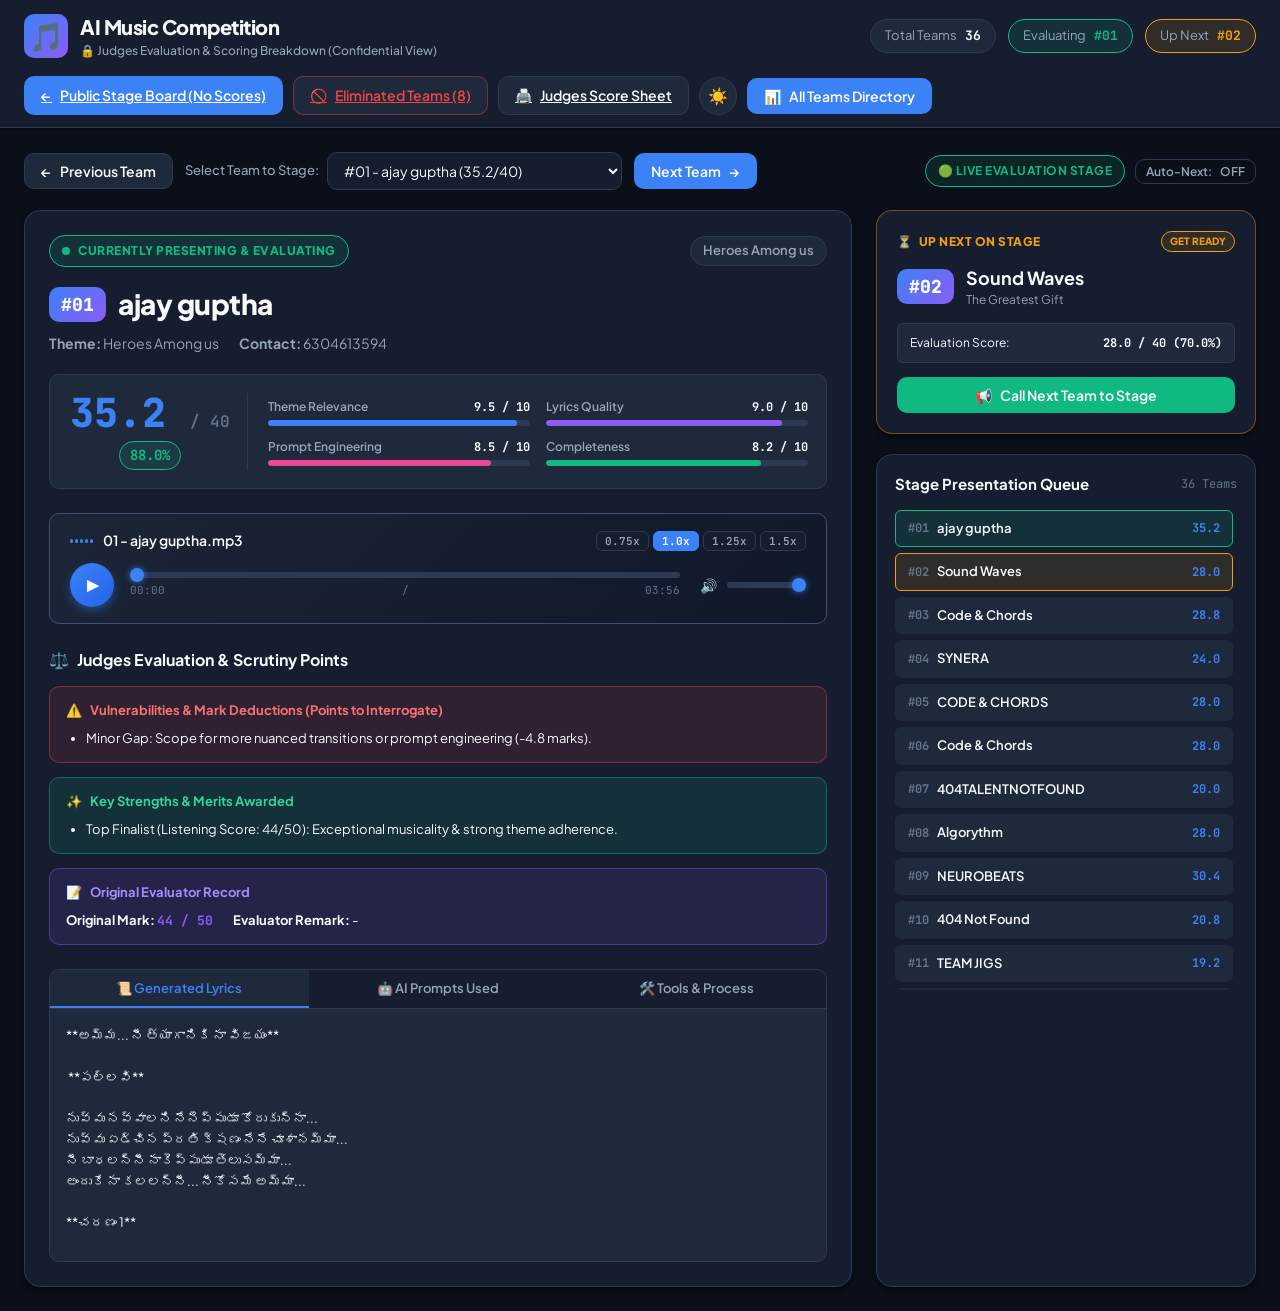
<file: help.html>
<!DOCTYPE html>
<html lang="en">
<head>
  <meta charset="UTF-8" />
  <meta name="viewport" content="width=device-width, initial-scale=1.0" />
  <title>AI Music Competition — Judges Scoring & Evaluation Help Board</title>
  <link rel="preconnect" href="https://fonts.googleapis.com">
  <link rel="preconnect" href="https://fonts.gstatic.com" crossorigin>
  <link href="https://fonts.googleapis.com/css2?family=Plus+Jakarta+Sans:ital,wght@0,300;0,400;0,500;0,600;0,700;0,800;1,400&family=JetBrains+Mono:wght@400;500;700&display=swap" rel="stylesheet">
  <link rel="stylesheet" href="styles.css" />
</head>
<body class="dark-theme">
  <!-- Top Navigation Header -->
  <header class="site-header">
    <div class="header-container">
      <div class="brand-group">
        <div class="brand-icon">🎵</div>
        <div>
          <h1 class="brand-title">AI Music Competition</h1>
          <p class="brand-subtitle">🔒 Judges Evaluation & Scoring Breakdown (Confidential View)</p>
        </div>
      </div>

      <div class="header-stats">
        <div class="stat-badge">
          <span class="stat-label">Total Teams</span>
          <span class="stat-value" id="totalTeamsCount">44</span>
        </div>
        <div class="stat-badge highlight-active">
          <span class="stat-label">Evaluating</span>
          <span class="stat-value" id="currentTeamBadge">#01</span>
        </div>
        <div class="stat-badge highlight-next">
          <span class="stat-label">Up Next</span>
          <span class="stat-value" id="nextTeamBadge">#02</span>
        </div>
      </div>

      <div class="header-actions">
        <a href="index.html" class="btn btn-primary" title="Return to Public Live Board without Scores">
          <span>&larr;</span> Public Stage Board (No Scores)
        </a>
        <a href="eliminated.html" class="btn btn-secondary" title="View 8 Eliminated Teams & Songs" style="color: #ef4444; border-color: rgba(239, 68, 68, 0.4);">
          <span>🚫</span> Eliminated Teams (8)
        </a>
        <a href="judges_sheet.html" class="btn btn-secondary" title="Open & Print Judges Scoring Sheet" target="_blank">
          <span>🖨️</span> Judges Score Sheet
        </a>
        <button id="themeToggleBtn" class="btn btn-icon" title="Toggle Light/Dark Theme">
          <span id="themeIcon">☀️</span>
        </button>
        <button id="viewToggleBtn" class="btn btn-primary">
          <span class="btn-icon-text">📊</span> <span id="viewModeText">All Teams Directory</span>
        </button>
      </div>
    </div>
  </header>

  <!-- Main Container -->
  <main class="app-main">
    
    <!-- SECTION 1: LIVE STAGE & JUDGES CALL BOARD -->
    <section id="stageView" class="view-section active-view">
      
      <!-- Stage Navigation Bar -->
      <div class="stage-control-bar">
        <div class="stage-nav-buttons">
          <button id="prevTeamBtn" class="btn btn-secondary">
            <span>&larr;</span> Previous Team
          </button>
          
          <div class="team-quick-select">
            <label for="teamSelectDropdown" class="select-label">Select Team to Stage:</label>
            <select id="teamSelectDropdown" class="form-select"></select>
          </div>

          <button id="nextTeamBtn" class="btn btn-primary">
            Next Team <span>&rarr;</span>
          </button>
        </div>

        <div class="stage-status-pills">
          <span class="status-pill status-evaluating">🟢 LIVE EVALUATION STAGE</span>
          <button id="autoAdvanceBtn" class="btn btn-small btn-outline" title="Auto advance to next team when song finishes">
            Auto-Next: <span id="autoNextStatus">OFF</span>
          </button>
        </div>
      </div>

      <!-- Stage Dual-Column Layout -->
      <div class="stage-grid">
        
        <!-- LEFT COLUMN: CURRENT EVALUATING TEAM -->
        <div class="current-stage-card card">
          <div class="card-header-banner">
            <div class="stage-pill-live">
              <span class="pulsing-dot"></span> CURRENTLY PRESENTING & EVALUATING
            </div>
            <div class="theme-tag" id="currentThemeTag">Heroes Among Us</div>
          </div>

          <div class="stage-team-headline">
            <div class="team-title-row">
              <span class="team-number-pill" id="currentSno">#01</span>
              <h2 class="team-main-name" id="currentTeamName">Team Name</h2>
            </div>
            <div class="team-meta-row">
              <span class="meta-item"><strong>Theme:</strong> <span id="currentThemeText">Heroes Among Us</span></span>
              <span class="meta-item"><strong>Contact:</strong> <span id="currentPhoneText">+91 00000 00000</span></span>
            </div>
          </div>

          <!-- Score Overview Banner -->
          <div class="score-overview-box">
            <div class="score-main-display">
              <div class="score-big-number">
                <span id="currentTotalScore">37.5</span>
                <span class="score-max">/ 40</span>
              </div>
              <div class="score-percentage-badge" id="currentPercentage">93.8%</div>
            </div>

            <!-- Rubric 4-Bar Metric Breakdown -->
            <div class="rubric-bars-grid">
              <div class="rubric-item">
                <div class="rubric-header">
                  <span>Theme Relevance</span>
                  <span class="rubric-val" id="scoreTheme">9.0 / 10</span>
                </div>
                <div class="progress-track"><div class="progress-fill fill-theme" id="barTheme" style="width: 90%"></div></div>
              </div>

              <div class="rubric-item">
                <div class="rubric-header">
                  <span>Lyrics Quality</span>
                  <span class="rubric-val" id="scoreLyrics">8.5 / 10</span>
                </div>
                <div class="progress-track"><div class="progress-fill fill-lyrics" id="barLyrics" style="width: 85%"></div></div>
              </div>

              <div class="rubric-item">
                <div class="rubric-header">
                  <span>Prompt Engineering</span>
                  <span class="rubric-val" id="scorePrompt">8.0 / 10</span>
                </div>
                <div class="progress-track"><div class="progress-fill fill-prompt" id="barPrompt" style="width: 80%"></div></div>
              </div>

              <div class="rubric-item">
                <div class="rubric-header">
                  <span>Completeness</span>
                  <span class="rubric-val" id="scoreCompleteness">8.0 / 10</span>
                </div>
                <div class="progress-track"><div class="progress-fill fill-completeness" id="barCompleteness" style="width: 80%"></div></div>
              </div>
            </div>
          </div>

          <!-- AUDIO PLAYER SECTION -->
          <div class="audio-player-container">
            <div class="player-header">
              <div class="player-title">
                <span class="audio-wave-anim" id="waveAnim">
                  <span></span><span></span><span></span><span></span><span></span>
                </span>
                <span id="currentAudioFilename">Song Audio File</span>
              </div>
              <div class="playback-rate-group">
                <button class="rate-btn" data-rate="0.75">0.75x</button>
                <button class="rate-btn active" data-rate="1.0">1.0x</button>
                <button class="rate-btn" data-rate="1.25">1.25x</button>
                <button class="rate-btn" data-rate="1.5">1.5x</button>
              </div>
            </div>

            <!-- Custom Audio Controls -->
            <div class="player-controls-row">
              <button id="playPauseBtn" class="btn btn-play" title="Play / Pause">
                <span id="playIcon">▶</span>
              </button>

              <div class="scrub-container">
                <input type="range" id="seekSlider" class="seek-slider" min="0" max="100" value="0" step="0.1">
                <div class="time-display">
                  <span id="currentTime">00:00</span> / <span id="totalDuration">00:00</span>
                </div>
              </div>

              <div class="volume-container">
                <button id="muteBtn" class="btn btn-icon-small" title="Mute/Unmute">🔊</button>
                <input type="range" id="volumeSlider" class="volume-slider" min="0" max="1" step="0.05" value="1">
              </div>
            </div>

            <!-- Hidden Native Audio element -->
            <audio id="mainAudioElement" preload="metadata"></audio>
          </div>

          <!-- JUDGES SCRUTINY & DEFENSE BOX -->
          <div class="judge-interrogation-panel">
            <div class="panel-section-title">
              <span class="title-icon">⚖️</span>
              <h3>Judges Evaluation & Scrutiny Points</h3>
            </div>

            <!-- Negative Points / Weaknesses to Question (High Priority) -->
            <div class="critique-box box-negatives">
              <div class="critique-header header-negatives">
                <span class="badge-icon">⚠️</span>
                <strong>Vulnerabilities & Mark Deductions (Points to Interrogate)</strong>
              </div>
              <ul class="critique-list" id="currentDeductionsList">
                <li>Deduction item</li>
              </ul>
            </div>

            <!-- Key Merits / Strengths -->
            <div class="critique-box box-merits">
              <div class="critique-header header-merits">
                <span class="badge-icon">✨</span>
                <strong>Key Strengths & Merits Awarded</strong>
              </div>
              <ul class="critique-list" id="currentMeritsList">
                <li>Merit item</li>
              </ul>
            </div>

            <!-- User Evaluator Notes & Original Marks -->
            <div class="critique-box box-usermarks">
              <div class="critique-header header-usermarks">
                <span class="badge-icon">📝</span>
                <strong>Original Evaluator Record</strong>
              </div>
              <div class="usermarks-content">
                <div><strong>Original Mark:</strong> <span id="currentUserMark" class="mark-tag">N/A</span></div>
                <div><strong>Evaluator Remark:</strong> <span id="currentUserRemark" class="remark-text">-</span></div>
              </div>
            </div>
          </div>

          <!-- Deep-Dive Submission Tabs (Lyrics, Prompts, Tools) -->
          <div class="submission-tabs-container">
            <div class="tab-buttons-row">
              <button class="tab-btn active" data-tab="tabLyrics">📜 Generated Lyrics</button>
              <button class="tab-btn" data-tab="tabPrompt">🤖 AI Prompts Used</button>
              <button class="tab-btn" data-tab="tabWorkflow">🛠️ Tools & Process</button>
            </div>

            <div class="tab-content active" id="tabLyrics">
              <div class="content-box-scroll" id="currentLyricsText">Lyrics content here...</div>
            </div>

            <div class="tab-content" id="tabPrompt">
              <div class="content-box-scroll prompt-code-box" id="currentPromptText">Prompt text here...</div>
            </div>

            <div class="tab-content" id="tabWorkflow">
              <div class="tools-details-box">
                <h4>AI Tools Stack:</h4>
                <p id="currentToolsText">Tools here...</p>
                <h4 style="margin-top: 15px;">Workflow Methodology:</h4>
                <p id="currentWorkflowText">Workflow process here...</p>
              </div>
            </div>
          </div>

        </div>

        <!-- RIGHT COLUMN: UP NEXT QUEUE & STAGE CALL BOARD -->
        <div class="stage-sidebar">
          
          <!-- UP NEXT CARD -->
          <div class="up-next-card card">
            <div class="card-header-banner banner-next">
              <div class="stage-pill-next">
                <span class="clock-icon">⏳</span> UP NEXT ON STAGE
              </div>
              <span class="badge-alert">GET READY</span>
            </div>

            <div class="next-team-body">
              <div class="next-team-headline">
                <span class="team-number-pill" id="nextSno">#02</span>
                <div>
                  <h3 class="next-team-title" id="nextTeamName">Next Team Name</h3>
                  <div class="next-team-theme" id="nextThemeName">The Greatest Gift</div>
                </div>
              </div>

              <div class="next-score-preview">
                <div class="score-mini">
                  <span class="mini-label">Evaluation Score:</span>
                  <span class="mini-val" id="nextTotalScore">35.0 / 40 (87.5%)</span>
                </div>
              </div>

              <button id="callNextToStageBtn" class="btn btn-success btn-block">
                <span>📢</span> Call Next Team to Stage
              </button>
            </div>
          </div>

          <!-- FULL CALL LIST / QUEUE ROSTER -->
          <div class="queue-roster-card card">
            <div class="roster-header">
              <h3>Stage Presentation Queue</h3>
              <span class="roster-count" id="rosterCount">44 Teams</span>
            </div>

            <div class="roster-list-container" id="rosterListContainer">
              <!-- Dynamically populated roster list items -->
            </div>
          </div>

        </div>

      </div>
    </section>

    <!-- SECTION 2: ALL TEAMS DIRECTORY & LEADERBOARD -->
    <section id="directoryView" class="view-section">
      
      <div class="directory-control-bar card">
        <div class="search-box">
          <span class="search-icon">🔍</span>
          <input type="text" id="tableSearchInput" class="form-input" placeholder="Search by team name, theme, lyrics keyword..." />
        </div>

        <div class="filter-pills-group">
          <button class="filter-btn active" data-theme="ALL">All Themes (44)</button>
          <button class="filter-btn" data-theme="Heroes Among us">Heroes Among Us</button>
          <button class="filter-btn" data-theme="Engineering">Engineering</button>
          <button class="filter-btn" data-theme="The Greatest Gift">The Greatest Gift</button>
        </div>

        <div class="sort-select-box">
          <label for="tableSortSelect">Sort by:</label>
          <select id="tableSortSelect" class="form-select form-select-sm">
            <option value="sno_asc">Serial Number (#01 to #44)</option>
            <option value="score_desc">Score (Highest to Lowest)</option>
            <option value="score_asc">Score (Lowest to Highest)</option>
            <option value="name_asc">Team Name (A &rarr; Z)</option>
          </select>
        </div>
      </div>

      <!-- Teams Master Table -->
      <div class="table-responsive-wrapper card">
        <table class="master-table" id="masterTeamsTable">
          <thead>
            <tr>
              <th style="width: 60px;">#</th>
              <th>Team Name</th>
              <th>Theme</th>
              <th style="width: 80px;">Theme (10)</th>
              <th style="width: 80px;">Lyrics (10)</th>
              <th style="width: 80px;">Prompt (10)</th>
              <th style="width: 80px;">Complete (10)</th>
              <th style="width: 95px;">Total (40)</th>
              <th style="width: 80px;">%</th>
              <th>Key Deduction (Challenge Point)</th>
              <th style="width: 140px; text-align: center;">Actions</th>
            </tr>
          </thead>
          <tbody id="masterTableBody">
            <!-- Table rows generated by JS -->
          </tbody>
        </table>
      </div>

    </section>

  </main>

  <!-- Sticky Mini Audio Player when scrolling -->
  <div class="sticky-audio-bar" id="stickyAudioBar" style="display: none;">
    <div class="sticky-player-content">
      <div class="sticky-info">
        <span class="sticky-badge" id="stickySno">#01</span>
        <span class="sticky-team" id="stickyTeam">Team Name</span>
        <span class="sticky-song" id="stickySong">Song.mp3</span>
      </div>
      <div class="sticky-controls">
        <button id="stickyPlayBtn" class="btn btn-small btn-primary">▶</button>
        <span id="stickyTime">00:00 / 00:00</span>
      </div>
    </div>
  </div>

  <!-- Scripts -->
  <script src="data.js"></script>
  <script src="help_app.js"></script>
</body>
</html>
</file>
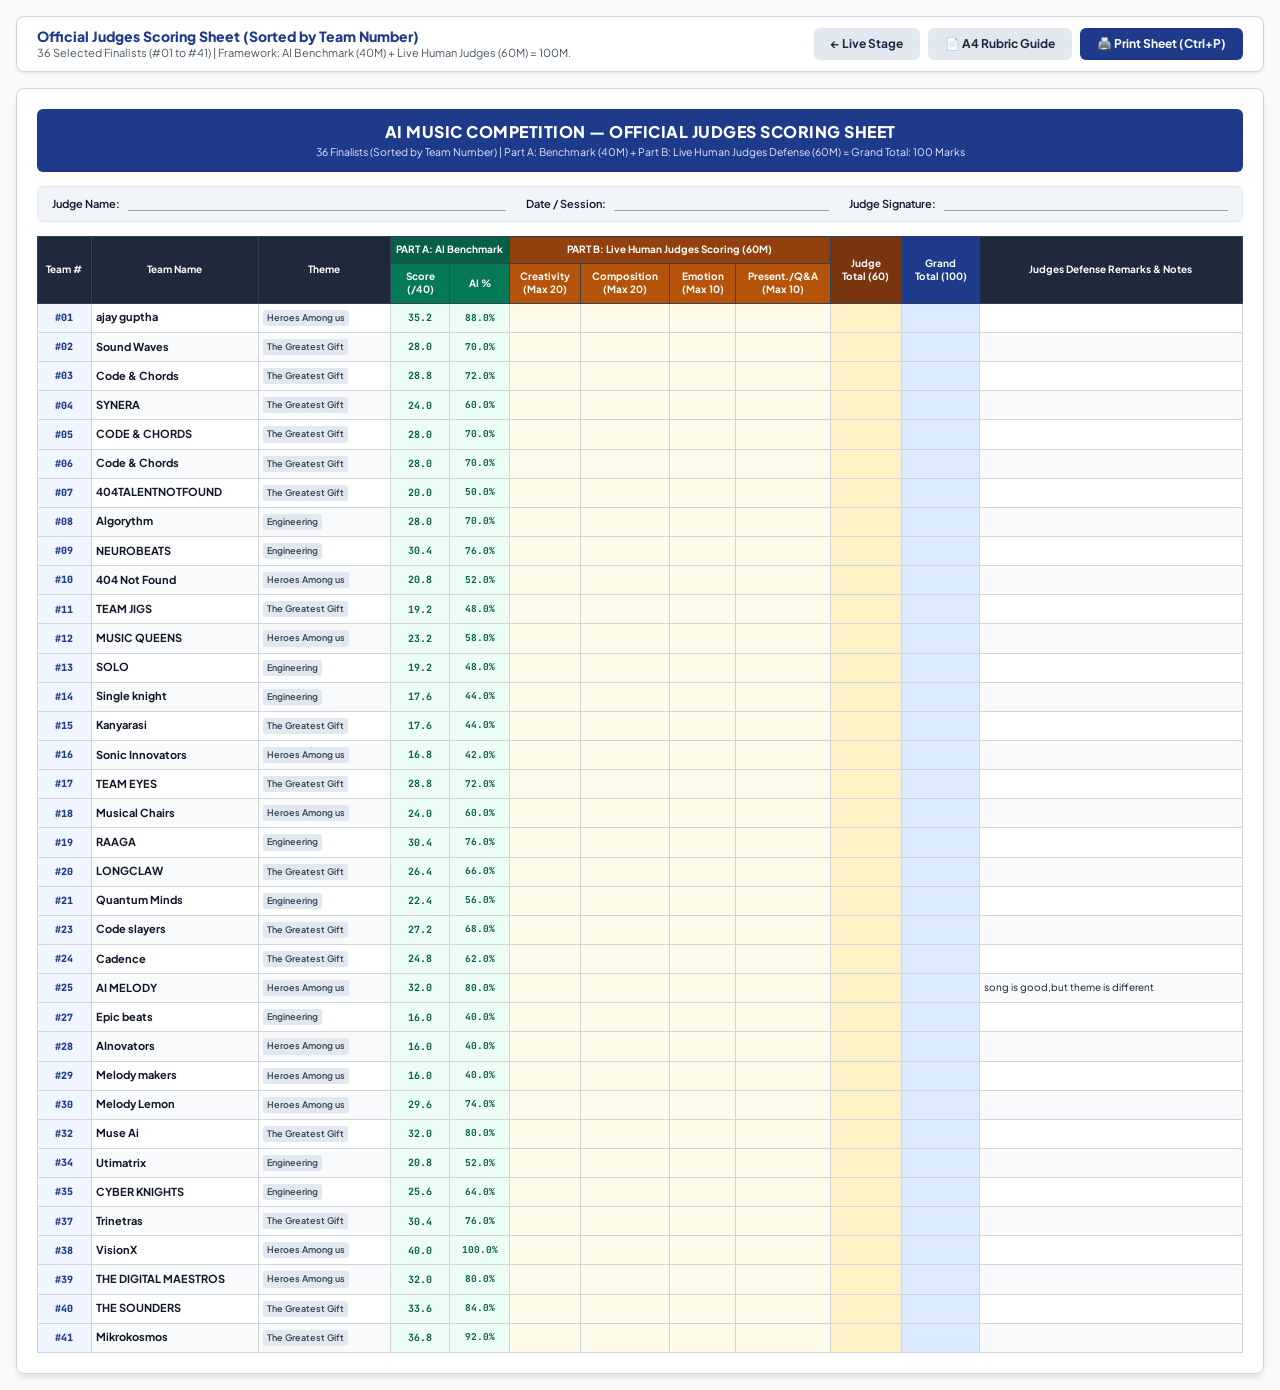
<file: judges_sheet.html>
<!DOCTYPE html>
<html lang="en">
<head>
  <meta charset="UTF-8">
  <meta name="viewport" content="width=device-width, initial-scale=1.0">
  <title>Official Judges Evaluation & Scoring Sheet — AI Music Competition</title>
  <link rel="preconnect" href="https://fonts.googleapis.com">
  <link rel="preconnect" href="https://fonts.gstatic.com">
  <link href="https://fonts.googleapis.com/css2?family=Plus+Jakarta+Sans:wght@400;600;700;800&family=JetBrains+Mono:wght@500;700&display=swap" rel="stylesheet">
  <style>
    :root { --primary: #1E3A8A; --border: #D1D5DB; --text: #0F172A; --text-muted: #475569; --bg-ai: #ECFDF5; --text-ai: #065F46; --bg-write: #FFFBEB; }
    * { box-sizing: border-box; margin: 0; padding: 0; }
    body { font-family: 'Plus Jakarta Sans', sans-serif; color: var(--text); background-color: #F8FAFC; padding: 16px; font-size: 11px; line-height: 1.35; }
    .no-print-bar { max-width: 1300px; margin: 0 auto 16px auto; display: flex; justify-content: space-between; align-items: center; background: white; padding: 10px 20px; border-radius: 8px; box-shadow: 0 1px 3px rgba(0,0,0,0.1); border: 1px solid var(--border); }
    .btn { font-family: inherit; font-size: 12px; font-weight: 700; padding: 7px 16px; border-radius: 6px; cursor: pointer; border: 1px solid transparent; text-decoration: none; display: inline-flex; align-items: center; gap: 6px; }
    .btn-primary { background-color: var(--primary); color: white; }
    .btn-secondary { background-color: #E2E8F0; color: #1E293B; }
    .sheet-page { max-width: 1300px; margin: 0 auto; background: white; padding: 20px; border-radius: 8px; box-shadow: 0 4px 6px -1px rgba(0,0,0,0.1); border: 1px solid var(--border); }
    .header-banner { background: var(--primary); color: white; padding: 12px 16px; border-radius: 6px; text-align: center; margin-bottom: 14px; }
    .header-banner h1 { font-size: 16px; font-weight: 800; letter-spacing: 0.5px; margin-bottom: 3px; }
    .header-banner p { font-size: 10.5px; color: #E0E7FF; }
    .judge-meta-grid { display: grid; grid-template-columns: 1.8fr 1.2fr 1.5fr; gap: 20px; margin-bottom: 14px; padding: 10px 14px; background-color: #F1F5F9; border-radius: 6px; border: 1px solid #E2E8F0; }
    .meta-field { display: flex; align-items: center; gap: 8px; font-size: 11px; font-weight: 600; }
    .meta-line { flex: 1; border-bottom: 1px solid #94A3B8; height: 14px; }
    table { width: 100%; border-collapse: collapse; font-size: 10px; }
    th { background-color: #1E293B; color: white; font-weight: 700; padding: 6px 4px; border: 1px solid #334155; text-align: center; vertical-align: middle; }
    td { padding: 6px 4px; border: 1px solid var(--border); vertical-align: middle; }
    tr:nth-child(even) { background-color: #F8FAFC; }
    .col-sno { font-family: 'JetBrains Mono', monospace; font-weight: 800; text-align: center; width: 45px; color: var(--primary); background: #EFF6FF; }
    .col-team { font-weight: 700; font-size: 11px; width: 140px; }
    .col-theme { font-size: 9.5px; color: var(--text-muted); width: 110px; }
    .col-ai { background-color: var(--bg-ai); color: var(--text-ai); font-family: 'JetBrains Mono', monospace; font-weight: 700; text-align: center; width: 50px; }
    .col-write { background-color: var(--bg-write); width: 55px; height: 22px; }
    .col-jtotal { background-color: #FEF3C7; font-weight: 700; text-align: center; width: 60px; font-family: 'JetBrains Mono', monospace; }
    .col-grand { background-color: #DBEAFE; color: #1E3A8A; font-weight: 800; text-align: center; width: 65px; font-family: 'JetBrains Mono', monospace; }
    .col-notes { width: 220px; }
    .tag-theme { display: inline-block; padding: 2px 4px; border-radius: 3px; font-size: 9px; font-weight: 600; background: #E2E8F0; color: #334155; }
    @media print {
      body { padding: 0; background: white; }
      .no-print-bar { display: none !important; }
      .sheet-page { max-width: 100%; padding: 6px; box-shadow: none; border: none; }
      .header-banner { background: #1E3A8A !important; -webkit-print-color-adjust: exact; print-color-adjust: exact; }
      th { background-color: #1E293B !important; color: white !important; -webkit-print-color-adjust: exact; print-color-adjust: exact; }
      .col-sno { background: #EFF6FF !important; color: #1E3A8A !important; -webkit-print-color-adjust: exact; print-color-adjust: exact; }
      .col-ai { background-color: #ECFDF5 !important; -webkit-print-color-adjust: exact; print-color-adjust: exact; }
      .col-write { background-color: #FFFBEB !important; -webkit-print-color-adjust: exact; print-color-adjust: exact; }
      .col-jtotal { background-color: #FEF3C7 !important; -webkit-print-color-adjust: exact; print-color-adjust: exact; }
      .col-grand { background-color: #DBEAFE !important; -webkit-print-color-adjust: exact; print-color-adjust: exact; }
      @page { size: A4 landscape; margin: 8mm; }
      tr { page-break-inside: avoid; }
    }
  </style>
</head>
<body>
  <div class="no-print-bar">
    <div>
      <h2 style="font-size: 14px; font-weight: 800; color: var(--primary);">Official Judges Scoring Sheet (Sorted by Team Number)</h2>
      <p style="font-size: 11px; color: var(--text-muted);">36 Selected Finalists (#01 to #41) | Framework: AI Benchmark (40M) + Live Human Judges (60M) = 100M.</p>
    </div>
    <div style="display: flex; gap: 8px;">
      <a href="index.html" class="btn btn-secondary">&larr; Live Stage</a>
      <a href="eval_doc_A4.html" class="btn btn-secondary">📄 A4 Rubric Guide</a>
      <button class="btn btn-primary" onclick="window.print()">🖨️ Print Sheet (Ctrl+P)</button>
    </div>
  </div>
  <div class="sheet-page">
    <div class="header-banner">
      <h1>AI MUSIC COMPETITION — OFFICIAL JUDGES SCORING SHEET</h1>
      <p>36 Finalists (Sorted by Team Number) | Part A: Benchmark (40M) + Part B: Live Human Judges Defense (60M) = Grand Total: 100 Marks</p>
    </div>
    <div class="judge-meta-grid">
      <div class="meta-field"><span>Judge Name:</span><div class="meta-line"></div></div>
      <div class="meta-field"><span>Date / Session:</span><div class="meta-line"></div></div>
      <div class="meta-field"><span>Judge Signature:</span><div class="meta-line"></div></div>
    </div>
    <table>
      <thead>
        <tr>
          <th rowspan="2" style="width: 45px;">Team #</th>
          <th rowspan="2" style="width: 140px;">Team Name</th>
          <th rowspan="2" style="width: 110px;">Theme</th>
          <th colspan="2" style="background: #065F46;">PART A: AI Benchmark</th>
          <th colspan="4" style="background: #92400E;">PART B: Live Human Judges Scoring (60M)</th>
          <th rowspan="2" style="background: #78350F; width: 55px;">Judge<br>Total (60)</th>
          <th rowspan="2" style="background: #1E3A8A; width: 60px;">Grand<br>Total (100)</th>
          <th rowspan="2">Judges Defense Remarks & Notes</th>
        </tr>
        <tr>
          <th style="background: #047857; width: 48px;">Score (/40)</th>
          <th style="background: #047857; width: 45px;">AI %</th>
          <th style="background: #B45309; width: 55px;">Creativity<br>(Max 20)</th>
          <th style="background: #B45309; width: 55px;">Composition<br>(Max 20)</th>
          <th style="background: #B45309; width: 55px;">Emotion<br>(Max 10)</th>
          <th style="background: #B45309; width: 55px;">Present./Q&A<br>(Max 10)</th>
        </tr>
      </thead>
      <tbody>

        <tr>
          <td class="col-sno">#01</td>
          <td class="col-team">ajay guptha</td>
          <td class="col-theme"><span class="tag-theme">Heroes Among us</span></td>
          <td class="col-ai">35.2</td>
          <td class="col-ai" style="font-size: 9.5px;">88.0%</td>
          <td class="col-write"></td>
          <td class="col-write"></td>
          <td class="col-write"></td>
          <td class="col-write"></td>
          <td class="col-jtotal"></td>
          <td class="col-grand"></td>
          <td class="col-notes"></td>
        </tr>
        <tr>
          <td class="col-sno">#02</td>
          <td class="col-team">Sound Waves</td>
          <td class="col-theme"><span class="tag-theme">The Greatest Gift</span></td>
          <td class="col-ai">28.0</td>
          <td class="col-ai" style="font-size: 9.5px;">70.0%</td>
          <td class="col-write"></td>
          <td class="col-write"></td>
          <td class="col-write"></td>
          <td class="col-write"></td>
          <td class="col-jtotal"></td>
          <td class="col-grand"></td>
          <td class="col-notes"></td>
        </tr>
        <tr>
          <td class="col-sno">#03</td>
          <td class="col-team">Code & Chords</td>
          <td class="col-theme"><span class="tag-theme">The Greatest Gift</span></td>
          <td class="col-ai">28.8</td>
          <td class="col-ai" style="font-size: 9.5px;">72.0%</td>
          <td class="col-write"></td>
          <td class="col-write"></td>
          <td class="col-write"></td>
          <td class="col-write"></td>
          <td class="col-jtotal"></td>
          <td class="col-grand"></td>
          <td class="col-notes"></td>
        </tr>
        <tr>
          <td class="col-sno">#04</td>
          <td class="col-team">SYNERA</td>
          <td class="col-theme"><span class="tag-theme">The Greatest Gift</span></td>
          <td class="col-ai">24.0</td>
          <td class="col-ai" style="font-size: 9.5px;">60.0%</td>
          <td class="col-write"></td>
          <td class="col-write"></td>
          <td class="col-write"></td>
          <td class="col-write"></td>
          <td class="col-jtotal"></td>
          <td class="col-grand"></td>
          <td class="col-notes"></td>
        </tr>
        <tr>
          <td class="col-sno">#05</td>
          <td class="col-team">CODE & CHORDS</td>
          <td class="col-theme"><span class="tag-theme">The Greatest Gift</span></td>
          <td class="col-ai">28.0</td>
          <td class="col-ai" style="font-size: 9.5px;">70.0%</td>
          <td class="col-write"></td>
          <td class="col-write"></td>
          <td class="col-write"></td>
          <td class="col-write"></td>
          <td class="col-jtotal"></td>
          <td class="col-grand"></td>
          <td class="col-notes"></td>
        </tr>
        <tr>
          <td class="col-sno">#06</td>
          <td class="col-team">Code & Chords</td>
          <td class="col-theme"><span class="tag-theme">The Greatest Gift</span></td>
          <td class="col-ai">28.0</td>
          <td class="col-ai" style="font-size: 9.5px;">70.0%</td>
          <td class="col-write"></td>
          <td class="col-write"></td>
          <td class="col-write"></td>
          <td class="col-write"></td>
          <td class="col-jtotal"></td>
          <td class="col-grand"></td>
          <td class="col-notes"></td>
        </tr>
        <tr>
          <td class="col-sno">#07</td>
          <td class="col-team">404TALENTNOTFOUND</td>
          <td class="col-theme"><span class="tag-theme">The Greatest Gift</span></td>
          <td class="col-ai">20.0</td>
          <td class="col-ai" style="font-size: 9.5px;">50.0%</td>
          <td class="col-write"></td>
          <td class="col-write"></td>
          <td class="col-write"></td>
          <td class="col-write"></td>
          <td class="col-jtotal"></td>
          <td class="col-grand"></td>
          <td class="col-notes"></td>
        </tr>
        <tr>
          <td class="col-sno">#08</td>
          <td class="col-team">Algorythm</td>
          <td class="col-theme"><span class="tag-theme">Engineering</span></td>
          <td class="col-ai">28.0</td>
          <td class="col-ai" style="font-size: 9.5px;">70.0%</td>
          <td class="col-write"></td>
          <td class="col-write"></td>
          <td class="col-write"></td>
          <td class="col-write"></td>
          <td class="col-jtotal"></td>
          <td class="col-grand"></td>
          <td class="col-notes"></td>
        </tr>
        <tr>
          <td class="col-sno">#09</td>
          <td class="col-team">NEUROBEATS</td>
          <td class="col-theme"><span class="tag-theme">Engineering</span></td>
          <td class="col-ai">30.4</td>
          <td class="col-ai" style="font-size: 9.5px;">76.0%</td>
          <td class="col-write"></td>
          <td class="col-write"></td>
          <td class="col-write"></td>
          <td class="col-write"></td>
          <td class="col-jtotal"></td>
          <td class="col-grand"></td>
          <td class="col-notes"></td>
        </tr>
        <tr>
          <td class="col-sno">#10</td>
          <td class="col-team">404 Not Found</td>
          <td class="col-theme"><span class="tag-theme">Heroes Among us</span></td>
          <td class="col-ai">20.8</td>
          <td class="col-ai" style="font-size: 9.5px;">52.0%</td>
          <td class="col-write"></td>
          <td class="col-write"></td>
          <td class="col-write"></td>
          <td class="col-write"></td>
          <td class="col-jtotal"></td>
          <td class="col-grand"></td>
          <td class="col-notes"></td>
        </tr>
        <tr>
          <td class="col-sno">#11</td>
          <td class="col-team">TEAM JIGS</td>
          <td class="col-theme"><span class="tag-theme">The Greatest Gift</span></td>
          <td class="col-ai">19.2</td>
          <td class="col-ai" style="font-size: 9.5px;">48.0%</td>
          <td class="col-write"></td>
          <td class="col-write"></td>
          <td class="col-write"></td>
          <td class="col-write"></td>
          <td class="col-jtotal"></td>
          <td class="col-grand"></td>
          <td class="col-notes"></td>
        </tr>
        <tr>
          <td class="col-sno">#12</td>
          <td class="col-team">MUSIC QUEENS</td>
          <td class="col-theme"><span class="tag-theme">Heroes Among us</span></td>
          <td class="col-ai">23.2</td>
          <td class="col-ai" style="font-size: 9.5px;">58.0%</td>
          <td class="col-write"></td>
          <td class="col-write"></td>
          <td class="col-write"></td>
          <td class="col-write"></td>
          <td class="col-jtotal"></td>
          <td class="col-grand"></td>
          <td class="col-notes"></td>
        </tr>
        <tr>
          <td class="col-sno">#13</td>
          <td class="col-team">SOLO</td>
          <td class="col-theme"><span class="tag-theme">Engineering</span></td>
          <td class="col-ai">19.2</td>
          <td class="col-ai" style="font-size: 9.5px;">48.0%</td>
          <td class="col-write"></td>
          <td class="col-write"></td>
          <td class="col-write"></td>
          <td class="col-write"></td>
          <td class="col-jtotal"></td>
          <td class="col-grand"></td>
          <td class="col-notes"></td>
        </tr>
        <tr>
          <td class="col-sno">#14</td>
          <td class="col-team">Single knight</td>
          <td class="col-theme"><span class="tag-theme">Engineering</span></td>
          <td class="col-ai">17.6</td>
          <td class="col-ai" style="font-size: 9.5px;">44.0%</td>
          <td class="col-write"></td>
          <td class="col-write"></td>
          <td class="col-write"></td>
          <td class="col-write"></td>
          <td class="col-jtotal"></td>
          <td class="col-grand"></td>
          <td class="col-notes"></td>
        </tr>
        <tr>
          <td class="col-sno">#15</td>
          <td class="col-team">Kanyarasi</td>
          <td class="col-theme"><span class="tag-theme">The Greatest Gift</span></td>
          <td class="col-ai">17.6</td>
          <td class="col-ai" style="font-size: 9.5px;">44.0%</td>
          <td class="col-write"></td>
          <td class="col-write"></td>
          <td class="col-write"></td>
          <td class="col-write"></td>
          <td class="col-jtotal"></td>
          <td class="col-grand"></td>
          <td class="col-notes"></td>
        </tr>
        <tr>
          <td class="col-sno">#16</td>
          <td class="col-team">Sonic Innovators</td>
          <td class="col-theme"><span class="tag-theme">Heroes Among us</span></td>
          <td class="col-ai">16.8</td>
          <td class="col-ai" style="font-size: 9.5px;">42.0%</td>
          <td class="col-write"></td>
          <td class="col-write"></td>
          <td class="col-write"></td>
          <td class="col-write"></td>
          <td class="col-jtotal"></td>
          <td class="col-grand"></td>
          <td class="col-notes"></td>
        </tr>
        <tr>
          <td class="col-sno">#17</td>
          <td class="col-team">TEAM EYES</td>
          <td class="col-theme"><span class="tag-theme">The Greatest Gift</span></td>
          <td class="col-ai">28.8</td>
          <td class="col-ai" style="font-size: 9.5px;">72.0%</td>
          <td class="col-write"></td>
          <td class="col-write"></td>
          <td class="col-write"></td>
          <td class="col-write"></td>
          <td class="col-jtotal"></td>
          <td class="col-grand"></td>
          <td class="col-notes"></td>
        </tr>
        <tr>
          <td class="col-sno">#18</td>
          <td class="col-team">Musical Chairs</td>
          <td class="col-theme"><span class="tag-theme">Heroes Among us</span></td>
          <td class="col-ai">24.0</td>
          <td class="col-ai" style="font-size: 9.5px;">60.0%</td>
          <td class="col-write"></td>
          <td class="col-write"></td>
          <td class="col-write"></td>
          <td class="col-write"></td>
          <td class="col-jtotal"></td>
          <td class="col-grand"></td>
          <td class="col-notes"></td>
        </tr>
        <tr>
          <td class="col-sno">#19</td>
          <td class="col-team">RAAGA</td>
          <td class="col-theme"><span class="tag-theme">Engineering</span></td>
          <td class="col-ai">30.4</td>
          <td class="col-ai" style="font-size: 9.5px;">76.0%</td>
          <td class="col-write"></td>
          <td class="col-write"></td>
          <td class="col-write"></td>
          <td class="col-write"></td>
          <td class="col-jtotal"></td>
          <td class="col-grand"></td>
          <td class="col-notes"></td>
        </tr>
        <tr>
          <td class="col-sno">#20</td>
          <td class="col-team">LONGCLAW</td>
          <td class="col-theme"><span class="tag-theme">The Greatest Gift</span></td>
          <td class="col-ai">26.4</td>
          <td class="col-ai" style="font-size: 9.5px;">66.0%</td>
          <td class="col-write"></td>
          <td class="col-write"></td>
          <td class="col-write"></td>
          <td class="col-write"></td>
          <td class="col-jtotal"></td>
          <td class="col-grand"></td>
          <td class="col-notes"></td>
        </tr>
        <tr>
          <td class="col-sno">#21</td>
          <td class="col-team">Quantum Minds</td>
          <td class="col-theme"><span class="tag-theme">Engineering</span></td>
          <td class="col-ai">22.4</td>
          <td class="col-ai" style="font-size: 9.5px;">56.0%</td>
          <td class="col-write"></td>
          <td class="col-write"></td>
          <td class="col-write"></td>
          <td class="col-write"></td>
          <td class="col-jtotal"></td>
          <td class="col-grand"></td>
          <td class="col-notes"></td>
        </tr>
        <tr>
          <td class="col-sno">#23</td>
          <td class="col-team">Code slayers</td>
          <td class="col-theme"><span class="tag-theme">The Greatest Gift</span></td>
          <td class="col-ai">27.2</td>
          <td class="col-ai" style="font-size: 9.5px;">68.0%</td>
          <td class="col-write"></td>
          <td class="col-write"></td>
          <td class="col-write"></td>
          <td class="col-write"></td>
          <td class="col-jtotal"></td>
          <td class="col-grand"></td>
          <td class="col-notes"></td>
        </tr>
        <tr>
          <td class="col-sno">#24</td>
          <td class="col-team">Cadence</td>
          <td class="col-theme"><span class="tag-theme">The Greatest Gift</span></td>
          <td class="col-ai">24.8</td>
          <td class="col-ai" style="font-size: 9.5px;">62.0%</td>
          <td class="col-write"></td>
          <td class="col-write"></td>
          <td class="col-write"></td>
          <td class="col-write"></td>
          <td class="col-jtotal"></td>
          <td class="col-grand"></td>
          <td class="col-notes"></td>
        </tr>
        <tr>
          <td class="col-sno">#25</td>
          <td class="col-team">AI MELODY</td>
          <td class="col-theme"><span class="tag-theme">Heroes Among us</span></td>
          <td class="col-ai">32.0</td>
          <td class="col-ai" style="font-size: 9.5px;">80.0%</td>
          <td class="col-write"></td>
          <td class="col-write"></td>
          <td class="col-write"></td>
          <td class="col-write"></td>
          <td class="col-jtotal"></td>
          <td class="col-grand"></td>
          <td class="col-notes">song is good,but theme is different</td>
        </tr>
        <tr>
          <td class="col-sno">#27</td>
          <td class="col-team">Epic beats</td>
          <td class="col-theme"><span class="tag-theme">Engineering</span></td>
          <td class="col-ai">16.0</td>
          <td class="col-ai" style="font-size: 9.5px;">40.0%</td>
          <td class="col-write"></td>
          <td class="col-write"></td>
          <td class="col-write"></td>
          <td class="col-write"></td>
          <td class="col-jtotal"></td>
          <td class="col-grand"></td>
          <td class="col-notes"></td>
        </tr>
        <tr>
          <td class="col-sno">#28</td>
          <td class="col-team">AInovators</td>
          <td class="col-theme"><span class="tag-theme">Heroes Among us</span></td>
          <td class="col-ai">16.0</td>
          <td class="col-ai" style="font-size: 9.5px;">40.0%</td>
          <td class="col-write"></td>
          <td class="col-write"></td>
          <td class="col-write"></td>
          <td class="col-write"></td>
          <td class="col-jtotal"></td>
          <td class="col-grand"></td>
          <td class="col-notes"></td>
        </tr>
        <tr>
          <td class="col-sno">#29</td>
          <td class="col-team">Melody makers</td>
          <td class="col-theme"><span class="tag-theme">Heroes Among us</span></td>
          <td class="col-ai">16.0</td>
          <td class="col-ai" style="font-size: 9.5px;">40.0%</td>
          <td class="col-write"></td>
          <td class="col-write"></td>
          <td class="col-write"></td>
          <td class="col-write"></td>
          <td class="col-jtotal"></td>
          <td class="col-grand"></td>
          <td class="col-notes"></td>
        </tr>
        <tr>
          <td class="col-sno">#30</td>
          <td class="col-team">Melody Lemon</td>
          <td class="col-theme"><span class="tag-theme">Heroes Among us</span></td>
          <td class="col-ai">29.6</td>
          <td class="col-ai" style="font-size: 9.5px;">74.0%</td>
          <td class="col-write"></td>
          <td class="col-write"></td>
          <td class="col-write"></td>
          <td class="col-write"></td>
          <td class="col-jtotal"></td>
          <td class="col-grand"></td>
          <td class="col-notes"></td>
        </tr>
        <tr>
          <td class="col-sno">#32</td>
          <td class="col-team">Muse Ai</td>
          <td class="col-theme"><span class="tag-theme">The Greatest Gift</span></td>
          <td class="col-ai">32.0</td>
          <td class="col-ai" style="font-size: 9.5px;">80.0%</td>
          <td class="col-write"></td>
          <td class="col-write"></td>
          <td class="col-write"></td>
          <td class="col-write"></td>
          <td class="col-jtotal"></td>
          <td class="col-grand"></td>
          <td class="col-notes"></td>
        </tr>
        <tr>
          <td class="col-sno">#34</td>
          <td class="col-team">Utimatrix</td>
          <td class="col-theme"><span class="tag-theme">Engineering</span></td>
          <td class="col-ai">20.8</td>
          <td class="col-ai" style="font-size: 9.5px;">52.0%</td>
          <td class="col-write"></td>
          <td class="col-write"></td>
          <td class="col-write"></td>
          <td class="col-write"></td>
          <td class="col-jtotal"></td>
          <td class="col-grand"></td>
          <td class="col-notes"></td>
        </tr>
        <tr>
          <td class="col-sno">#35</td>
          <td class="col-team">CYBER KNIGHTS</td>
          <td class="col-theme"><span class="tag-theme">Engineering</span></td>
          <td class="col-ai">25.6</td>
          <td class="col-ai" style="font-size: 9.5px;">64.0%</td>
          <td class="col-write"></td>
          <td class="col-write"></td>
          <td class="col-write"></td>
          <td class="col-write"></td>
          <td class="col-jtotal"></td>
          <td class="col-grand"></td>
          <td class="col-notes"></td>
        </tr>
        <tr>
          <td class="col-sno">#37</td>
          <td class="col-team">Trinetras</td>
          <td class="col-theme"><span class="tag-theme">The Greatest Gift</span></td>
          <td class="col-ai">30.4</td>
          <td class="col-ai" style="font-size: 9.5px;">76.0%</td>
          <td class="col-write"></td>
          <td class="col-write"></td>
          <td class="col-write"></td>
          <td class="col-write"></td>
          <td class="col-jtotal"></td>
          <td class="col-grand"></td>
          <td class="col-notes"></td>
        </tr>
        <tr>
          <td class="col-sno">#38</td>
          <td class="col-team">VisionX</td>
          <td class="col-theme"><span class="tag-theme">Heroes Among us</span></td>
          <td class="col-ai">40.0</td>
          <td class="col-ai" style="font-size: 9.5px;">100.0%</td>
          <td class="col-write"></td>
          <td class="col-write"></td>
          <td class="col-write"></td>
          <td class="col-write"></td>
          <td class="col-jtotal"></td>
          <td class="col-grand"></td>
          <td class="col-notes"></td>
        </tr>
        <tr>
          <td class="col-sno">#39</td>
          <td class="col-team">THE DIGITAL MAESTROS</td>
          <td class="col-theme"><span class="tag-theme">Heroes Among us</span></td>
          <td class="col-ai">32.0</td>
          <td class="col-ai" style="font-size: 9.5px;">80.0%</td>
          <td class="col-write"></td>
          <td class="col-write"></td>
          <td class="col-write"></td>
          <td class="col-write"></td>
          <td class="col-jtotal"></td>
          <td class="col-grand"></td>
          <td class="col-notes"></td>
        </tr>
        <tr>
          <td class="col-sno">#40</td>
          <td class="col-team">THE SOUNDERS</td>
          <td class="col-theme"><span class="tag-theme">The Greatest Gift</span></td>
          <td class="col-ai">33.6</td>
          <td class="col-ai" style="font-size: 9.5px;">84.0%</td>
          <td class="col-write"></td>
          <td class="col-write"></td>
          <td class="col-write"></td>
          <td class="col-write"></td>
          <td class="col-jtotal"></td>
          <td class="col-grand"></td>
          <td class="col-notes"></td>
        </tr>
        <tr>
          <td class="col-sno">#41</td>
          <td class="col-team">Mikrokosmos</td>
          <td class="col-theme"><span class="tag-theme">The Greatest Gift</span></td>
          <td class="col-ai">36.8</td>
          <td class="col-ai" style="font-size: 9.5px;">92.0%</td>
          <td class="col-write"></td>
          <td class="col-write"></td>
          <td class="col-write"></td>
          <td class="col-write"></td>
          <td class="col-jtotal"></td>
          <td class="col-grand"></td>
          <td class="col-notes"></td>
        </tr>
      </tbody>
    </table>
  </div>
</body>
</html>
</file>
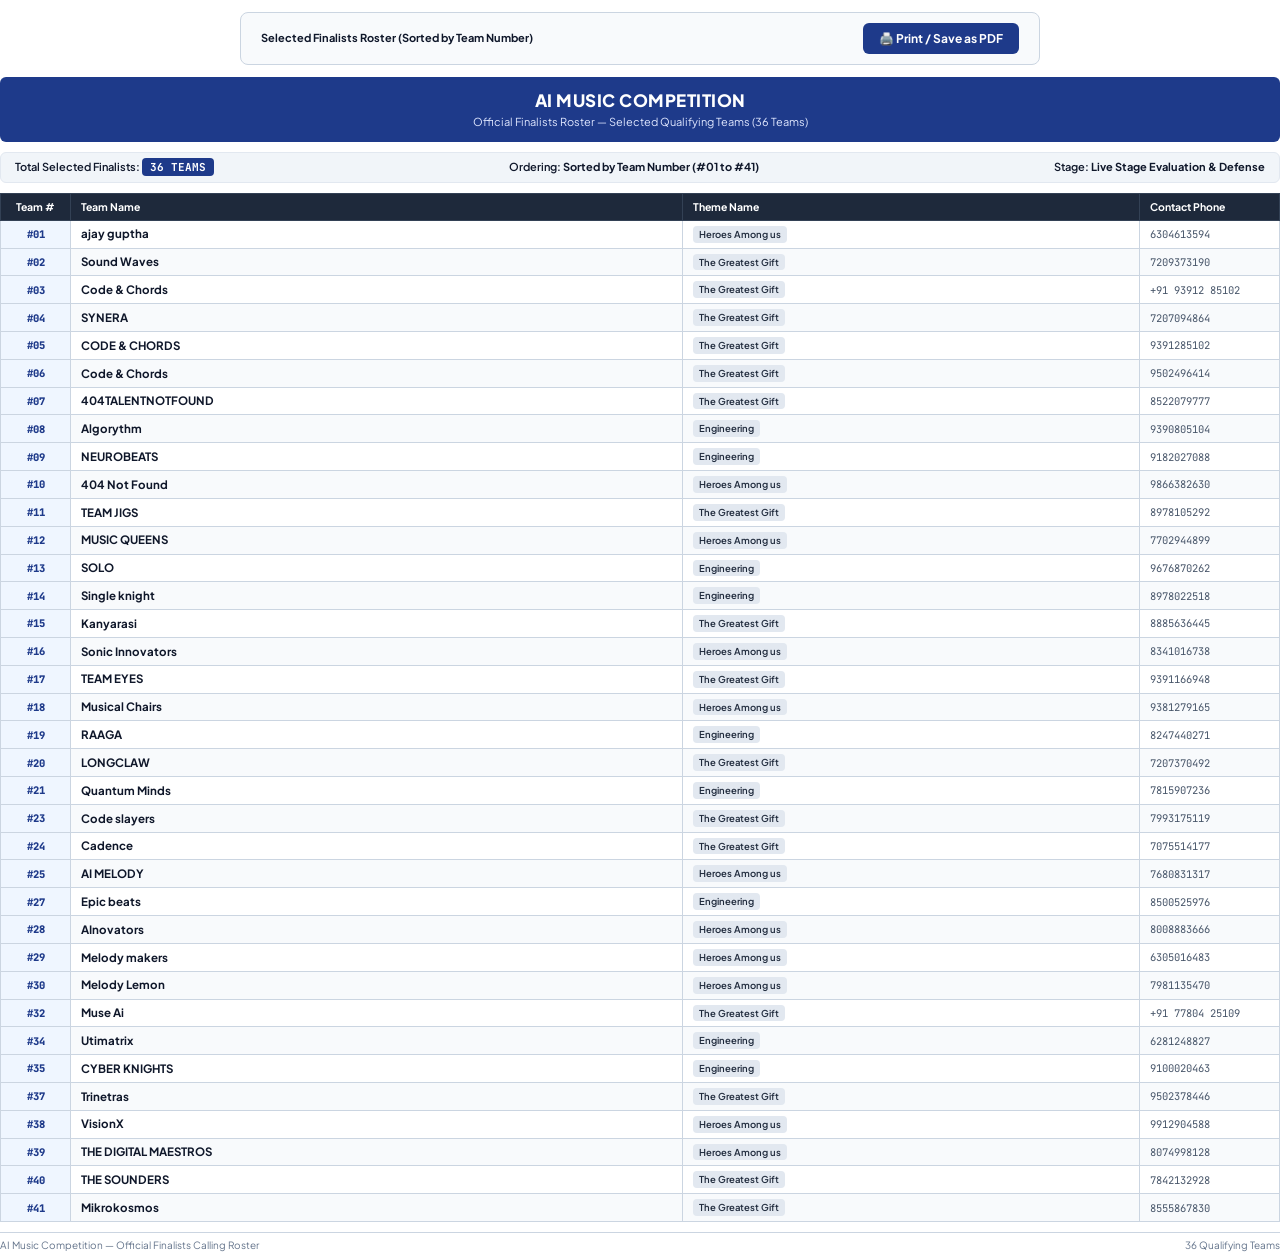
<file: selected_teams.html>
<!DOCTYPE html>
<html lang="en">
<head>
  <meta charset="UTF-8">
  <meta name="viewport" content="width=device-width, initial-scale=1.0">
  <title>AI Music Competition — Selected Finalist Teams Roster</title>
  <link rel="preconnect" href="https://fonts.googleapis.com">
  <link rel="preconnect" href="https://fonts.gstatic.com">
  <link href="https://fonts.googleapis.com/css2?family=Plus+Jakarta+Sans:wght@400;600;700;800&family=JetBrains+Mono:wght@500;700;800&display=swap" rel="stylesheet">
  <style>
    @page {
      size: A4 portrait;
      margin: 10mm 12mm;
    }

    * {
      box-sizing: border-box;
      margin: 0;
      padding: 0;
    }

    body {
      font-family: 'Plus Jakarta Sans', -apple-system, sans-serif;
      color: #0F172A;
      background: white;
      font-size: 11px;
      line-height: 1.35;
    }

    .no-print {
      max-width: 800px;
      margin: 12px auto;
      padding: 10px 20px;
      background: #F8FAFC;
      border: 1px solid #CBD5E1;
      border-radius: 8px;
      display: flex;
      justify-content: space-between;
      align-items: center;
    }

    .btn {
      font-family: inherit;
      font-size: 12px;
      font-weight: 700;
      padding: 8px 16px;
      border-radius: 6px;
      border: none;
      cursor: pointer;
      background: #1E3A8A;
      color: white;
    }

    .doc-container {
      max-width: 100%;
      margin: 0 auto;
    }

    .header-banner {
      background: #1E3A8A;
      color: white;
      padding: 12px 18px;
      border-radius: 6px;
      text-align: center;
      margin-bottom: 10px;
    }

    .header-banner h1 {
      font-size: 17px;
      font-weight: 800;
      letter-spacing: 0.5px;
      text-transform: uppercase;
      margin-bottom: 3px;
    }

    .header-banner p {
      font-size: 11px;
      color: #E0E7FF;
    }

    .meta-bar {
      display: flex;
      justify-content: space-between;
      align-items: center;
      background: #F1F5F9;
      border: 1px solid #E2E8F0;
      border-radius: 6px;
      padding: 7px 14px;
      margin-bottom: 10px;
      font-size: 11px;
      font-weight: 600;
    }

    .badge-count {
      background: #1E3A8A;
      color: white;
      padding: 2px 8px;
      border-radius: 4px;
      font-family: 'JetBrains Mono', monospace;
      font-weight: 700;
    }

    table {
      width: 100%;
      border-collapse: collapse;
      font-size: 10.5px;
    }

    th {
      background-color: #1E293B;
      color: white;
      font-weight: 700;
      padding: 6px 10px;
      border: 1px solid #334155;
      text-align: left;
    }

    td {
      padding: 5px 10px;
      border: 1px solid #CBD5E1;
      vertical-align: middle;
    }

    tr:nth-child(even) {
      background-color: #F8FAFC;
    }

    .col-sno {
      font-family: 'JetBrains Mono', monospace;
      font-weight: 800;
      color: #1E3A8A;
      text-align: center;
      width: 70px;
      background: #EFF6FF;
    }

    .col-team {
      font-weight: 700;
      font-size: 11.5px;
      color: #0F172A;
    }

    .col-theme {
      color: #334155;
    }

    .col-phone {
      font-family: 'JetBrains Mono', monospace;
      font-size: 10.5px;
      color: #475569;
      width: 140px;
    }

    .tag-theme {
      display: inline-block;
      padding: 2px 6px;
      border-radius: 4px;
      font-size: 9.5px;
      font-weight: 600;
      background: #E2E8F0;
      color: #1E293B;
    }

    .doc-footer {
      margin-top: 10px;
      padding-top: 6px;
      border-top: 1px solid #CBD5E1;
      display: flex;
      justify-content: space-between;
      font-size: 10px;
      color: #64748B;
    }

    @media print {
      body { background: white; padding: 0; }
      .no-print { display: none !important; }
      .header-banner { background: #1E3A8A !important; -webkit-print-color-adjust: exact; print-color-adjust: exact; }
      th { background-color: #1E293B !important; color: white !important; -webkit-print-color-adjust: exact; print-color-adjust: exact; }
      .col-sno { background: #EFF6FF !important; color: #1E3A8A !important; -webkit-print-color-adjust: exact; print-color-adjust: exact; }
      tr { page-break-inside: avoid; }
    }
  </style>
</head>
<body>

  <div class="no-print">
    <strong>Selected Finalists Roster (Sorted by Team Number)</strong>
    <button class="btn" onclick="window.print()">🖨️ Print / Save as PDF</button>
  </div>

  <div class="doc-container">
    
    <div class="header-banner">
      <h1>AI Music Competition</h1>
      <p>Official Finalists Roster — Selected Qualifying Teams (36 Teams)</p>
    </div>

    <div class="meta-bar">
      <div>Total Selected Finalists: <span class="badge-count">36 TEAMS</span></div>
      <div>Ordering: <strong>Sorted by Team Number (#01 to #41)</strong></div>
      <div>Stage: <strong>Live Stage Evaluation & Defense</strong></div>
    </div>

    <table>
      <thead>
        <tr>
          <th style="width: 70px; text-align: center;">Team #</th>
          <th>Team Name</th>
          <th>Theme Name</th>
          <th style="width: 140px;">Contact Phone</th>
        </tr>
      </thead>
      <tbody>

        <tr>
          <td class="col-sno">#01</td>
          <td class="col-team">ajay guptha</td>
          <td class="col-theme"><span class="tag-theme">Heroes Among us</span></td>
          <td class="col-phone">6304613594</td>
        </tr>
        <tr>
          <td class="col-sno">#02</td>
          <td class="col-team">Sound Waves</td>
          <td class="col-theme"><span class="tag-theme">The Greatest Gift</span></td>
          <td class="col-phone">7209373190</td>
        </tr>
        <tr>
          <td class="col-sno">#03</td>
          <td class="col-team">Code & Chords</td>
          <td class="col-theme"><span class="tag-theme">The Greatest Gift</span></td>
          <td class="col-phone">+91 93912 85102</td>
        </tr>
        <tr>
          <td class="col-sno">#04</td>
          <td class="col-team">SYNERA</td>
          <td class="col-theme"><span class="tag-theme">The Greatest Gift</span></td>
          <td class="col-phone">7207094864</td>
        </tr>
        <tr>
          <td class="col-sno">#05</td>
          <td class="col-team">CODE & CHORDS</td>
          <td class="col-theme"><span class="tag-theme">The Greatest Gift</span></td>
          <td class="col-phone">9391285102</td>
        </tr>
        <tr>
          <td class="col-sno">#06</td>
          <td class="col-team">Code & Chords</td>
          <td class="col-theme"><span class="tag-theme">The Greatest Gift</span></td>
          <td class="col-phone">9502496414</td>
        </tr>
        <tr>
          <td class="col-sno">#07</td>
          <td class="col-team">404TALENTNOTFOUND</td>
          <td class="col-theme"><span class="tag-theme">The Greatest Gift</span></td>
          <td class="col-phone">8522079777</td>
        </tr>
        <tr>
          <td class="col-sno">#08</td>
          <td class="col-team">Algorythm</td>
          <td class="col-theme"><span class="tag-theme">Engineering</span></td>
          <td class="col-phone">9390805104</td>
        </tr>
        <tr>
          <td class="col-sno">#09</td>
          <td class="col-team">NEUROBEATS</td>
          <td class="col-theme"><span class="tag-theme">Engineering</span></td>
          <td class="col-phone">9182027088</td>
        </tr>
        <tr>
          <td class="col-sno">#10</td>
          <td class="col-team">404 Not Found</td>
          <td class="col-theme"><span class="tag-theme">Heroes Among us</span></td>
          <td class="col-phone">9866382630</td>
        </tr>
        <tr>
          <td class="col-sno">#11</td>
          <td class="col-team">TEAM JIGS</td>
          <td class="col-theme"><span class="tag-theme">The Greatest Gift</span></td>
          <td class="col-phone">8978105292</td>
        </tr>
        <tr>
          <td class="col-sno">#12</td>
          <td class="col-team">MUSIC QUEENS</td>
          <td class="col-theme"><span class="tag-theme">Heroes Among us</span></td>
          <td class="col-phone">7702944899</td>
        </tr>
        <tr>
          <td class="col-sno">#13</td>
          <td class="col-team">SOLO</td>
          <td class="col-theme"><span class="tag-theme">Engineering</span></td>
          <td class="col-phone">9676870262</td>
        </tr>
        <tr>
          <td class="col-sno">#14</td>
          <td class="col-team">Single knight</td>
          <td class="col-theme"><span class="tag-theme">Engineering</span></td>
          <td class="col-phone">8978022518</td>
        </tr>
        <tr>
          <td class="col-sno">#15</td>
          <td class="col-team">Kanyarasi</td>
          <td class="col-theme"><span class="tag-theme">The Greatest Gift</span></td>
          <td class="col-phone">8885636445</td>
        </tr>
        <tr>
          <td class="col-sno">#16</td>
          <td class="col-team">Sonic Innovators</td>
          <td class="col-theme"><span class="tag-theme">Heroes Among us</span></td>
          <td class="col-phone">8341016738</td>
        </tr>
        <tr>
          <td class="col-sno">#17</td>
          <td class="col-team">TEAM EYES</td>
          <td class="col-theme"><span class="tag-theme">The Greatest Gift</span></td>
          <td class="col-phone">9391166948</td>
        </tr>
        <tr>
          <td class="col-sno">#18</td>
          <td class="col-team">Musical Chairs</td>
          <td class="col-theme"><span class="tag-theme">Heroes Among us</span></td>
          <td class="col-phone">9381279165</td>
        </tr>
        <tr>
          <td class="col-sno">#19</td>
          <td class="col-team">RAAGA</td>
          <td class="col-theme"><span class="tag-theme">Engineering</span></td>
          <td class="col-phone">8247440271</td>
        </tr>
        <tr>
          <td class="col-sno">#20</td>
          <td class="col-team">LONGCLAW</td>
          <td class="col-theme"><span class="tag-theme">The Greatest Gift</span></td>
          <td class="col-phone">7207370492</td>
        </tr>
        <tr>
          <td class="col-sno">#21</td>
          <td class="col-team">Quantum Minds</td>
          <td class="col-theme"><span class="tag-theme">Engineering</span></td>
          <td class="col-phone">7815907236</td>
        </tr>
        <tr>
          <td class="col-sno">#23</td>
          <td class="col-team">Code slayers</td>
          <td class="col-theme"><span class="tag-theme">The Greatest Gift</span></td>
          <td class="col-phone">7993175119</td>
        </tr>
        <tr>
          <td class="col-sno">#24</td>
          <td class="col-team">Cadence</td>
          <td class="col-theme"><span class="tag-theme">The Greatest Gift</span></td>
          <td class="col-phone">7075514177</td>
        </tr>
        <tr>
          <td class="col-sno">#25</td>
          <td class="col-team">AI MELODY</td>
          <td class="col-theme"><span class="tag-theme">Heroes Among us</span></td>
          <td class="col-phone">7680831317</td>
        </tr>
        <tr>
          <td class="col-sno">#27</td>
          <td class="col-team">Epic beats</td>
          <td class="col-theme"><span class="tag-theme">Engineering</span></td>
          <td class="col-phone">8500525976</td>
        </tr>
        <tr>
          <td class="col-sno">#28</td>
          <td class="col-team">AInovators</td>
          <td class="col-theme"><span class="tag-theme">Heroes Among us</span></td>
          <td class="col-phone">8008883666</td>
        </tr>
        <tr>
          <td class="col-sno">#29</td>
          <td class="col-team">Melody makers</td>
          <td class="col-theme"><span class="tag-theme">Heroes Among us</span></td>
          <td class="col-phone">6305016483</td>
        </tr>
        <tr>
          <td class="col-sno">#30</td>
          <td class="col-team">Melody Lemon</td>
          <td class="col-theme"><span class="tag-theme">Heroes Among us</span></td>
          <td class="col-phone">7981135470</td>
        </tr>
        <tr>
          <td class="col-sno">#32</td>
          <td class="col-team">Muse Ai</td>
          <td class="col-theme"><span class="tag-theme">The Greatest Gift</span></td>
          <td class="col-phone">+91 77804 25109</td>
        </tr>
        <tr>
          <td class="col-sno">#34</td>
          <td class="col-team">Utimatrix</td>
          <td class="col-theme"><span class="tag-theme">Engineering</span></td>
          <td class="col-phone">6281248827</td>
        </tr>
        <tr>
          <td class="col-sno">#35</td>
          <td class="col-team">CYBER KNIGHTS</td>
          <td class="col-theme"><span class="tag-theme">Engineering</span></td>
          <td class="col-phone">9100020463</td>
        </tr>
        <tr>
          <td class="col-sno">#37</td>
          <td class="col-team">Trinetras</td>
          <td class="col-theme"><span class="tag-theme">The Greatest Gift</span></td>
          <td class="col-phone">9502378446</td>
        </tr>
        <tr>
          <td class="col-sno">#38</td>
          <td class="col-team">VisionX</td>
          <td class="col-theme"><span class="tag-theme">Heroes Among us</span></td>
          <td class="col-phone">9912904588</td>
        </tr>
        <tr>
          <td class="col-sno">#39</td>
          <td class="col-team">THE DIGITAL MAESTROS</td>
          <td class="col-theme"><span class="tag-theme">Heroes Among us</span></td>
          <td class="col-phone">8074998128</td>
        </tr>
        <tr>
          <td class="col-sno">#40</td>
          <td class="col-team">THE SOUNDERS</td>
          <td class="col-theme"><span class="tag-theme">The Greatest Gift</span></td>
          <td class="col-phone">7842132928</td>
        </tr>
        <tr>
          <td class="col-sno">#41</td>
          <td class="col-team">Mikrokosmos</td>
          <td class="col-theme"><span class="tag-theme">The Greatest Gift</span></td>
          <td class="col-phone">8555867830</td>
        </tr>
      </tbody>
    </table>

    <div class="doc-footer">
      <span>AI Music Competition — Official Finalists Calling Roster</span>
      <span>36 Qualifying Teams</span>
    </div>

  </div>

</body>
</html>
</file>
<file: styles.css>
/* ==========================================================================
   AI MUSIC COMPETITION — LIVE STAGE & JUDGES EVALUATION BOARD STYLES
   ========================================================================== */

:root {
  /* Color Palette - Dark Theme (Default) */
  --bg-main: #0B0F19;
  --bg-card: #151D2F;
  --bg-card-alt: #1E293B;
  --bg-card-hover: #26354D;
  --border-color: #2D3A54;
  --border-light: #3E4F73;
  
  --text-primary: #F8FAFC;
  --text-secondary: #94A3B8;
  --text-muted: #64748B;
  
  --accent-primary: #3B82F6;
  --accent-primary-hover: #2563EB;
  --accent-success: #10B981;
  --accent-success-bg: rgba(16, 185, 129, 0.12);
  --accent-warning: #F59E0B;
  --accent-warning-bg: rgba(245, 158, 11, 0.12);
  --accent-danger: #EF4444;
  --accent-danger-bg: rgba(239, 68, 68, 0.12);
  --accent-purple: #8B5CF6;
  --accent-purple-bg: rgba(139, 92, 246, 0.12);

  --font-sans: 'Plus Jakarta Sans', -apple-system, BlinkMacSystemFont, sans-serif;
  --font-mono: 'JetBrains Mono', monospace;
  
  --shadow-sm: 0 1px 2px 0 rgba(0, 0, 0, 0.3);
  --shadow-md: 0 4px 6px -1px rgba(0, 0, 0, 0.4), 0 2px 4px -1px rgba(0, 0, 0, 0.2);
  --shadow-lg: 0 10px 15px -3px rgba(0, 0, 0, 0.5), 0 4px 6px -2px rgba(0, 0, 0, 0.3);
  --radius-sm: 6px;
  --radius-md: 10px;
  --radius-lg: 16px;
  --radius-full: 9999px;
}

/* Light Theme overrides */
body.light-theme {
  --bg-main: #F1F5F9;
  --bg-card: #FFFFFF;
  --bg-card-alt: #F8FAFC;
  --bg-card-hover: #E2E8F0;
  --border-color: #E2E8F0;
  --border-light: #CBD5E1;
  
  --text-primary: #0F172A;
  --text-secondary: #475569;
  --text-muted: #94A3B8;
  
  --shadow-sm: 0 1px 2px 0 rgba(0, 0, 0, 0.05);
  --shadow-md: 0 4px 6px -1px rgba(0, 0, 0, 0.1);
  --shadow-lg: 0 10px 15px -3px rgba(0, 0, 0, 0.1);
}

/* Reset & Base Styles */
* {
  box-sizing: border-box;
  margin: 0;
  padding: 0;
}

body {
  font-family: var(--font-sans);
  background-color: var(--bg-main);
  color: var(--text-primary);
  line-height: 1.5;
  -webkit-font-smoothing: antialiased;
  min-height: 100vh;
}

/* Header */
.site-header {
  background-color: var(--bg-card);
  border-bottom: 1px solid var(--border-color);
  position: sticky;
  top: 0;
  z-index: 100;
  box-shadow: var(--shadow-sm);
}

.header-container {
  max-width: 1440px;
  margin: 0 auto;
  padding: 12px 24px;
  display: flex;
  align-items: center;
  justify-content: space-between;
  gap: 16px;
  flex-wrap: wrap;
}

.brand-group {
  display: flex;
  align-items: center;
  gap: 12px;
}

.brand-icon {
  font-size: 28px;
  background: linear-gradient(135deg, #3B82F6, #8B5CF6);
  width: 44px;
  height: 44px;
  display: flex;
  align-items: center;
  justify-content: center;
  border-radius: var(--radius-md);
}

.brand-title {
  font-size: 20px;
  font-weight: 800;
  letter-spacing: -0.5px;
  color: var(--text-primary);
}

.brand-subtitle {
  font-size: 12px;
  color: var(--text-secondary);
  font-weight: 500;
}

.header-stats {
  display: flex;
  align-items: center;
  gap: 12px;
}

.stat-badge {
  background-color: var(--bg-card-alt);
  border: 1px solid var(--border-color);
  padding: 6px 14px;
  border-radius: var(--radius-full);
  display: flex;
  align-items: center;
  gap: 8px;
  font-size: 13px;
}

.stat-label {
  color: var(--text-secondary);
}

.stat-value {
  font-weight: 700;
  font-family: var(--font-mono);
  color: var(--text-primary);
}

.stat-badge.highlight-active {
  border-color: var(--accent-success);
  background-color: var(--accent-success-bg);
}

.stat-badge.highlight-active .stat-value {
  color: var(--accent-success);
}

.stat-badge.highlight-next {
  border-color: var(--accent-warning);
  background-color: var(--accent-warning-bg);
}

.stat-badge.highlight-next .stat-value {
  color: var(--accent-warning);
}

.header-actions {
  display: flex;
  align-items: center;
  gap: 10px;
}

/* Buttons */
.btn {
  font-family: var(--font-sans);
  font-size: 14px;
  font-weight: 600;
  padding: 8px 16px;
  border-radius: var(--radius-md);
  border: 1px solid transparent;
  cursor: pointer;
  display: inline-flex;
  align-items: center;
  justify-content: center;
  gap: 8px;
  transition: all 0.2s ease;
}

.btn-primary {
  background-color: var(--accent-primary);
  color: #FFFFFF;
}

.btn-primary:hover {
  background-color: var(--accent-primary-hover);
  transform: translateY(-1px);
}

.btn-secondary {
  background-color: var(--bg-card-alt);
  color: var(--text-primary);
  border-color: var(--border-color);
}

.btn-secondary:hover {
  background-color: var(--bg-card-hover);
  border-color: var(--border-light);
}

.btn-success {
  background-color: var(--accent-success);
  color: #FFFFFF;
}

.btn-success:hover {
  background-color: #059669;
}

.btn-outline {
  background-color: transparent;
  border-color: var(--border-color);
  color: var(--text-secondary);
}

.btn-outline:hover {
  border-color: var(--text-primary);
  color: var(--text-primary);
}

.btn-icon {
  width: 38px;
  height: 38px;
  padding: 0;
  border-radius: var(--radius-full);
  background-color: var(--bg-card-alt);
  border: 1px solid var(--border-color);
  color: var(--text-primary);
  font-size: 16px;
}

.btn-icon:hover {
  background-color: var(--bg-card-hover);
}

.btn-small {
  padding: 4px 10px;
  font-size: 12px;
}

.btn-block {
  width: 100%;
}

/* Main Layout */
.app-main {
  max-width: 1440px;
  margin: 0 auto;
  padding: 24px;
}

.view-section {
  display: none;
}

.view-section.active-view {
  display: block;
}

/* Card */
.card {
  background-color: var(--bg-card);
  border: 1px solid var(--border-color);
  border-radius: var(--radius-lg);
  box-shadow: var(--shadow-md);
  overflow: hidden;
}

/* SECTION 1: LIVE STAGE VIEW */
.stage-control-bar {
  display: flex;
  align-items: center;
  justify-content: space-between;
  gap: 16px;
  margin-bottom: 20px;
  flex-wrap: wrap;
}

.stage-nav-buttons {
  display: flex;
  align-items: center;
  gap: 12px;
  flex-wrap: wrap;
}

.team-quick-select {
  display: flex;
  align-items: center;
  gap: 8px;
}

.select-label {
  font-size: 13px;
  color: var(--text-secondary);
  font-weight: 500;
}

.form-select, .form-input {
  font-family: var(--font-sans);
  background-color: var(--bg-card);
  color: var(--text-primary);
  border: 1px solid var(--border-color);
  padding: 8px 12px;
  border-radius: var(--radius-md);
  font-size: 14px;
  outline: none;
  transition: border-color 0.2s ease;
}

.form-select:focus, .form-input:focus {
  border-color: var(--accent-primary);
}

.stage-status-pills {
  display: flex;
  align-items: center;
  gap: 10px;
}

.status-pill {
  font-size: 12px;
  font-weight: 700;
  padding: 6px 12px;
  border-radius: var(--radius-full);
  letter-spacing: 0.5px;
}

.status-evaluating {
  background-color: var(--accent-success-bg);
  color: var(--accent-success);
  border: 1px solid var(--accent-success);
}

/* Stage Grid Layout */
.stage-grid {
  display: grid;
  grid-template-columns: 1fr 380px;
  gap: 24px;
}

@media (max-width: 1024px) {
  .stage-grid {
    grid-template-columns: 1fr;
  }
}

/* Left Column: Current Stage Card */
.current-stage-card {
  padding: 24px;
}

.card-header-banner {
  display: flex;
  align-items: center;
  justify-content: space-between;
  margin-bottom: 16px;
  flex-wrap: wrap;
  gap: 10px;
}

.stage-pill-live {
  display: inline-flex;
  align-items: center;
  gap: 8px;
  background-color: var(--accent-success-bg);
  color: var(--accent-success);
  border: 1px solid var(--accent-success);
  font-size: 12px;
  font-weight: 800;
  padding: 6px 12px;
  border-radius: var(--radius-full);
  letter-spacing: 0.5px;
}

.pulsing-dot {
  width: 8px;
  height: 8px;
  background-color: var(--accent-success);
  border-radius: 50%;
  box-shadow: 0 0 0 rgba(16, 185, 129, 0.4);
  animation: pulse 1.5s infinite;
}

@keyframes pulse {
  0% { transform: scale(0.95); box-shadow: 0 0 0 0 rgba(16, 185, 129, 0.7); }
  70% { transform: scale(1); box-shadow: 0 0 0 6px rgba(16, 185, 129, 0); }
  100% { transform: scale(0.95); box-shadow: 0 0 0 0 rgba(16, 185, 129, 0); }
}

.theme-tag {
  background-color: var(--bg-card-alt);
  border: 1px solid var(--border-color);
  color: var(--text-secondary);
  font-size: 13px;
  font-weight: 600;
  padding: 4px 12px;
  border-radius: var(--radius-full);
}

.stage-team-headline {
  margin-bottom: 20px;
}

.team-title-row {
  display: flex;
  align-items: center;
  gap: 12px;
  margin-bottom: 8px;
  flex-wrap: wrap;
}

.team-number-pill {
  font-family: var(--font-mono);
  font-size: 18px;
  font-weight: 800;
  background: linear-gradient(135deg, #3B82F6, #8B5CF6);
  color: #FFFFFF;
  padding: 4px 12px;
  border-radius: var(--radius-md);
}

.team-main-name {
  font-size: 28px;
  font-weight: 800;
  color: var(--text-primary);
  letter-spacing: -0.5px;
}

.team-meta-row {
  display: flex;
  gap: 20px;
  font-size: 14px;
  color: var(--text-secondary);
  flex-wrap: wrap;
}

/* Score Overview Box */
.score-overview-box {
  background-color: var(--bg-card-alt);
  border: 1px solid var(--border-color);
  border-radius: var(--radius-md);
  padding: 18px;
  margin-bottom: 24px;
  display: grid;
  grid-template-columns: 180px 1fr;
  gap: 20px;
  align-items: center;
}

@media (max-width: 640px) {
  .score-overview-box {
    grid-template-columns: 1fr;
  }
}

.score-main-display {
  display: flex;
  flex-direction: column;
  align-items: center;
  justify-content: center;
  border-right: 1px solid var(--border-color);
  padding-right: 16px;
}

@media (max-width: 640px) {
  .score-main-display {
    border-right: none;
    border-bottom: 1px solid var(--border-color);
    padding-right: 0;
    padding-bottom: 16px;
  }
}

.score-big-number {
  font-family: var(--font-mono);
  font-size: 40px;
  font-weight: 800;
  color: var(--accent-primary);
  line-height: 1;
}

.score-max {
  font-size: 16px;
  font-weight: 600;
  color: var(--text-muted);
}

.score-percentage-badge {
  margin-top: 8px;
  font-family: var(--font-mono);
  font-size: 14px;
  font-weight: 700;
  background-color: var(--accent-success-bg);
  color: var(--accent-success);
  border: 1px solid var(--accent-success);
  padding: 3px 10px;
  border-radius: var(--radius-full);
}

/* Rubric 4-Bar Grid */
.rubric-bars-grid {
  display: grid;
  grid-template-columns: 1fr 1fr;
  gap: 12px 16px;
}

@media (max-width: 480px) {
  .rubric-bars-grid {
    grid-template-columns: 1fr;
  }
}

.rubric-item {
  display: flex;
  flex-direction: column;
  gap: 4px;
}

.rubric-header {
  display: flex;
  justify-content: space-between;
  font-size: 12px;
  font-weight: 600;
  color: var(--text-secondary);
}

.rubric-val {
  font-family: var(--font-mono);
  color: var(--text-primary);
  font-weight: 700;
}

.progress-track {
  height: 6px;
  background-color: var(--border-color);
  border-radius: var(--radius-full);
  overflow: hidden;
}

.progress-fill {
  height: 100%;
  border-radius: var(--radius-full);
  transition: width 0.4s ease;
}

.fill-theme { background-color: #3B82F6; }
.fill-lyrics { background-color: #8B5CF6; }
.fill-prompt { background-color: #EC4899; }
.fill-completeness { background-color: #10B981; }

/* AUDIO PLAYER STYLES */
.audio-player-container {
  background: linear-gradient(135deg, rgba(30, 41, 59, 0.7), rgba(15, 23, 42, 0.9));
  border: 1px solid var(--border-light);
  border-radius: var(--radius-md);
  padding: 16px 20px;
  margin-bottom: 24px;
}

.player-header {
  display: flex;
  justify-content: space-between;
  align-items: center;
  margin-bottom: 12px;
  flex-wrap: wrap;
  gap: 8px;
}

.player-title {
  display: flex;
  align-items: center;
  gap: 10px;
  font-size: 14px;
  font-weight: 600;
  color: var(--text-primary);
}

/* Audio wave animation */
.audio-wave-anim {
  display: inline-flex;
  align-items: center;
  gap: 2px;
  height: 16px;
}

.audio-wave-anim span {
  width: 3px;
  height: 4px;
  background-color: var(--accent-primary);
  border-radius: var(--radius-full);
  transition: height 0.2s ease;
}

.audio-wave-anim.playing span {
  animation: wave 0.8s ease infinite alternate;
}

.audio-wave-anim.playing span:nth-child(1) { animation-delay: 0.1s; }
.audio-wave-anim.playing span:nth-child(2) { animation-delay: 0.3s; }
.audio-wave-anim.playing span:nth-child(3) { animation-delay: 0.2s; }
.audio-wave-anim.playing span:nth-child(4) { animation-delay: 0.4s; }
.audio-wave-anim.playing span:nth-child(5) { animation-delay: 0.15s; }

@keyframes wave {
  0% { height: 4px; }
  100% { height: 16px; }
}

.playback-rate-group {
  display: flex;
  gap: 4px;
}

.rate-btn {
  background-color: var(--bg-card);
  border: 1px solid var(--border-color);
  color: var(--text-secondary);
  font-size: 11px;
  font-family: var(--font-mono);
  font-weight: 600;
  padding: 2px 8px;
  border-radius: var(--radius-sm);
  cursor: pointer;
}

.rate-btn.active {
  background-color: var(--accent-primary);
  color: #FFFFFF;
  border-color: var(--accent-primary);
}

.player-controls-row {
  display: flex;
  align-items: center;
  gap: 16px;
}

.btn-play {
  width: 44px;
  height: 44px;
  border-radius: 50%;
  background: linear-gradient(135deg, #3B82F6, #2563EB);
  color: #FFFFFF;
  border: none;
  font-size: 16px;
  display: flex;
  align-items: center;
  justify-content: center;
  cursor: pointer;
  flex-shrink: 0;
  box-shadow: 0 4px 10px rgba(59, 130, 246, 0.4);
  transition: transform 0.2s ease;
}

.btn-play:hover {
  transform: scale(1.06);
}

.scrub-container {
  flex: 1;
  display: flex;
  flex-direction: column;
  gap: 4px;
}

.seek-slider, .volume-slider {
  -webkit-appearance: none;
  appearance: none;
  width: 100%;
  height: 6px;
  border-radius: var(--radius-full);
  background: var(--border-color);
  outline: none;
  cursor: pointer;
}

.seek-slider::-webkit-slider-thumb, .volume-slider::-webkit-slider-thumb {
  -webkit-appearance: none;
  appearance: none;
  width: 14px;
  height: 14px;
  border-radius: 50%;
  background: var(--accent-primary);
  cursor: pointer;
  box-shadow: 0 0 6px rgba(59, 130, 246, 0.8);
}

.time-display {
  display: flex;
  justify-content: space-between;
  font-family: var(--font-mono);
  font-size: 11px;
  color: var(--text-muted);
}

.volume-container {
  display: flex;
  align-items: center;
  gap: 6px;
  width: 110px;
}

.btn-icon-small {
  background: none;
  border: none;
  color: var(--text-secondary);
  font-size: 14px;
  cursor: pointer;
  padding: 4px;
}

/* JUDGES SCRUTINY & INTERROGATION PANEL */
.judge-interrogation-panel {
  margin-bottom: 24px;
  display: flex;
  flex-direction: column;
  gap: 14px;
}

.panel-section-title {
  display: flex;
  align-items: center;
  gap: 8px;
}

.panel-section-title h3 {
  font-size: 16px;
  font-weight: 700;
  color: var(--text-primary);
}

.critique-box {
  border-radius: var(--radius-md);
  padding: 14px 16px;
  border: 1px solid transparent;
}

.box-negatives {
  background-color: var(--accent-danger-bg);
  border-color: rgba(239, 68, 68, 0.4);
}

.box-merits {
  background-color: var(--accent-success-bg);
  border-color: rgba(16, 185, 129, 0.4);
}

.box-usermarks {
  background-color: var(--accent-purple-bg);
  border-color: rgba(139, 92, 246, 0.4);
}

.critique-header {
  display: flex;
  align-items: center;
  gap: 8px;
  font-size: 13px;
  font-weight: 700;
  margin-bottom: 8px;
}

.header-negatives { color: #F87171; }
.header-merits { color: #34D399; }
.header-usermarks { color: #A78BFA; }

.critique-list {
  list-style: disc;
  padding-left: 20px;
  font-size: 13px;
  color: var(--text-primary);
  display: flex;
  flex-direction: column;
  gap: 4px;
}

.usermarks-content {
  display: flex;
  gap: 20px;
  font-size: 13px;
  color: var(--text-primary);
  flex-wrap: wrap;
}

.mark-tag {
  font-family: var(--font-mono);
  font-weight: 700;
  color: var(--accent-purple);
}

/* Submission Deep-Dive Tabs */
.submission-tabs-container {
  border: 1px solid var(--border-color);
  border-radius: var(--radius-md);
  background-color: var(--bg-card-alt);
  overflow: hidden;
}

.tab-buttons-row {
  display: flex;
  background-color: var(--bg-card);
  border-bottom: 1px solid var(--border-color);
}

.tab-btn {
  flex: 1;
  padding: 10px 14px;
  background: none;
  border: none;
  font-family: var(--font-sans);
  font-size: 13px;
  font-weight: 600;
  color: var(--text-secondary);
  cursor: pointer;
  border-bottom: 2px solid transparent;
  transition: all 0.2s ease;
}

.tab-btn.active {
  color: var(--accent-primary);
  border-bottom-color: var(--accent-primary);
  background-color: var(--bg-card-alt);
}

.tab-content {
  display: none;
  padding: 16px;
}

.tab-content.active {
  display: block;
}

.content-box-scroll {
  max-height: 220px;
  overflow-y: auto;
  font-size: 13px;
  line-height: 1.6;
  white-space: pre-wrap;
  color: var(--text-primary);
  padding-right: 6px;
}

.prompt-code-box {
  font-family: var(--font-mono);
  background-color: var(--bg-main);
  padding: 12px;
  border-radius: var(--radius-sm);
  border: 1px solid var(--border-color);
}

.tools-details-box h4 {
  font-size: 13px;
  font-weight: 700;
  color: var(--accent-primary);
  margin-bottom: 4px;
}

.tools-details-box p {
  font-size: 13px;
  color: var(--text-secondary);
  line-height: 1.5;
}

/* RIGHT COLUMN: STAGE SIDEBAR */
.stage-sidebar {
  display: flex;
  flex-direction: column;
  gap: 20px;
}

/* UP NEXT CARD */
.up-next-card {
  padding: 20px;
  border-color: rgba(245, 158, 11, 0.4);
}

.banner-next {
  margin-bottom: 12px;
}

.stage-pill-next {
  display: inline-flex;
  align-items: center;
  gap: 6px;
  color: var(--accent-warning);
  font-size: 12px;
  font-weight: 800;
  letter-spacing: 0.5px;
}

.badge-alert {
  background-color: var(--accent-warning-bg);
  color: var(--accent-warning);
  border: 1px solid var(--accent-warning);
  font-size: 10px;
  font-weight: 800;
  padding: 2px 8px;
  border-radius: var(--radius-full);
}

.next-team-body {
  display: flex;
  flex-direction: column;
  gap: 14px;
}

.next-team-headline {
  display: flex;
  align-items: center;
  gap: 12px;
}

.next-team-title {
  font-size: 18px;
  font-weight: 700;
  color: var(--text-primary);
}

.next-team-theme {
  font-size: 12px;
  color: var(--text-secondary);
}

.next-score-preview {
  background-color: var(--bg-card-alt);
  padding: 10px 12px;
  border-radius: var(--radius-sm);
  border: 1px solid var(--border-color);
}

.score-mini {
  display: flex;
  justify-content: space-between;
  font-size: 12px;
}

.mini-val {
  font-family: var(--font-mono);
  font-weight: 700;
  color: var(--text-primary);
}

/* QUEUE ROSTER CARD */
.queue-roster-card {
  padding: 18px;
  flex: 1;
}

.roster-header {
  display: flex;
  justify-content: space-between;
  align-items: center;
  margin-bottom: 14px;
}

.roster-header h3 {
  font-size: 15px;
  font-weight: 700;
}

.roster-count {
  font-size: 12px;
  font-family: var(--font-mono);
  color: var(--text-muted);
}

.roster-list-container {
  max-height: 480px;
  overflow-y: auto;
  display: flex;
  flex-direction: column;
  gap: 6px;
  padding-right: 4px;
}

.roster-item {
  display: flex;
  align-items: center;
  justify-content: space-between;
  padding: 8px 12px;
  border-radius: var(--radius-sm);
  border: 1px solid transparent;
  background-color: var(--bg-card-alt);
  cursor: pointer;
  transition: all 0.15s ease;
}

.roster-item:hover {
  background-color: var(--bg-card-hover);
  border-color: var(--border-light);
}

.roster-item.active {
  background-color: var(--accent-success-bg);
  border-color: var(--accent-success);
}

.roster-item.up-next {
  background-color: var(--accent-warning-bg);
  border-color: var(--accent-warning);
}

.roster-left {
  display: flex;
  align-items: center;
  gap: 8px;
}

.roster-num {
  font-family: var(--font-mono);
  font-size: 12px;
  font-weight: 700;
  color: var(--text-muted);
}

.roster-team {
  font-size: 13px;
  font-weight: 600;
  color: var(--text-primary);
}

.roster-score {
  font-family: var(--font-mono);
  font-size: 12px;
  font-weight: 700;
  color: var(--accent-primary);
}

/* SECTION 2: ALL TEAMS DIRECTORY & TABLE */
.directory-control-bar {
  padding: 16px 20px;
  margin-bottom: 20px;
  display: flex;
  align-items: center;
  justify-content: space-between;
  gap: 16px;
  flex-wrap: wrap;
}

.search-box {
  display: flex;
  align-items: center;
  gap: 8px;
  flex: 1;
  min-width: 260px;
  position: relative;
}

.search-icon {
  position: absolute;
  left: 12px;
  color: var(--text-muted);
}

.search-box input {
  width: 100%;
  padding-left: 36px;
}

.filter-pills-group {
  display: flex;
  gap: 6px;
  flex-wrap: wrap;
}

.filter-btn {
  background-color: var(--bg-card-alt);
  border: 1px solid var(--border-color);
  color: var(--text-secondary);
  font-size: 12px;
  font-weight: 600;
  padding: 6px 12px;
  border-radius: var(--radius-full);
  cursor: pointer;
  transition: all 0.2s ease;
}

.filter-btn.active {
  background-color: var(--accent-primary);
  color: #FFFFFF;
  border-color: var(--accent-primary);
}

.sort-select-box {
  display: flex;
  align-items: center;
  gap: 8px;
  font-size: 13px;
  color: var(--text-secondary);
}

/* Master Table */
.table-responsive-wrapper {
  overflow-x: auto;
}

.master-table {
  width: 100%;
  border-collapse: collapse;
  font-size: 13px;
  text-align: left;
}

.master-table th {
  background-color: var(--bg-card-alt);
  color: var(--text-secondary);
  font-weight: 700;
  padding: 12px 14px;
  border-bottom: 1px solid var(--border-color);
  white-space: nowrap;
}

.master-table td {
  padding: 12px 14px;
  border-bottom: 1px solid var(--border-color);
  vertical-align: middle;
}

.master-table tbody tr:hover {
  background-color: var(--bg-card-hover);
}

.table-num {
  font-family: var(--font-mono);
  font-weight: 700;
  color: var(--text-muted);
}

.table-team-cell {
  display: flex;
  align-items: center;
  gap: 8px;
}

.table-team-name {
  font-weight: 700;
  color: var(--text-primary);
}

.table-score-badge {
  font-family: var(--font-mono);
  font-weight: 800;
  font-size: 14px;
  color: var(--accent-primary);
}

.table-pct-badge {
  font-family: var(--font-mono);
  font-weight: 700;
  font-size: 12px;
  padding: 2px 6px;
  border-radius: var(--radius-sm);
  background-color: var(--accent-success-bg);
  color: var(--accent-success);
}

.table-deduction-snippet {
  font-size: 12px;
  color: #F87171;
  max-width: 280px;
  line-height: 1.3;
}

.table-actions-cell {
  display: flex;
  gap: 6px;
  justify-content: center;
}

/* Sticky Mini Audio Bar */
.sticky-audio-bar {
  position: fixed;
  bottom: 0;
  left: 0;
  right: 0;
  background-color: var(--bg-card);
  border-top: 1px solid var(--border-color);
  box-shadow: 0 -4px 10px rgba(0, 0, 0, 0.3);
  padding: 10px 24px;
  z-index: 1000;
}

.sticky-player-content {
  max-width: 1440px;
  margin: 0 auto;
  display: flex;
  align-items: center;
  justify-content: space-between;
}

.sticky-info {
  display: flex;
  align-items: center;
  gap: 10px;
}

.sticky-badge {
  font-family: var(--font-mono);
  font-weight: 700;
  font-size: 12px;
  background-color: var(--accent-primary);
  color: #FFFFFF;
  padding: 2px 6px;
  border-radius: var(--radius-sm);
}

.sticky-team {
  font-weight: 700;
  color: var(--text-primary);
}

.sticky-song {
  font-size: 12px;
  color: var(--text-muted);
}

.sticky-controls {
  display: flex;
  align-items: center;
  gap: 12px;
  font-family: var(--font-mono);
  font-size: 12px;
  color: var(--text-secondary);
}

/* Custom Scrollbars */
::-webkit-scrollbar {
  width: 6px;
  height: 6px;
}

::-webkit-scrollbar-track {
  background: var(--bg-card);
}

::-webkit-scrollbar-thumb {
  background: var(--border-light);
  border-radius: var(--radius-full);
}

::-webkit-scrollbar-thumb:hover {
  background: var(--text-muted);
}
</file>
